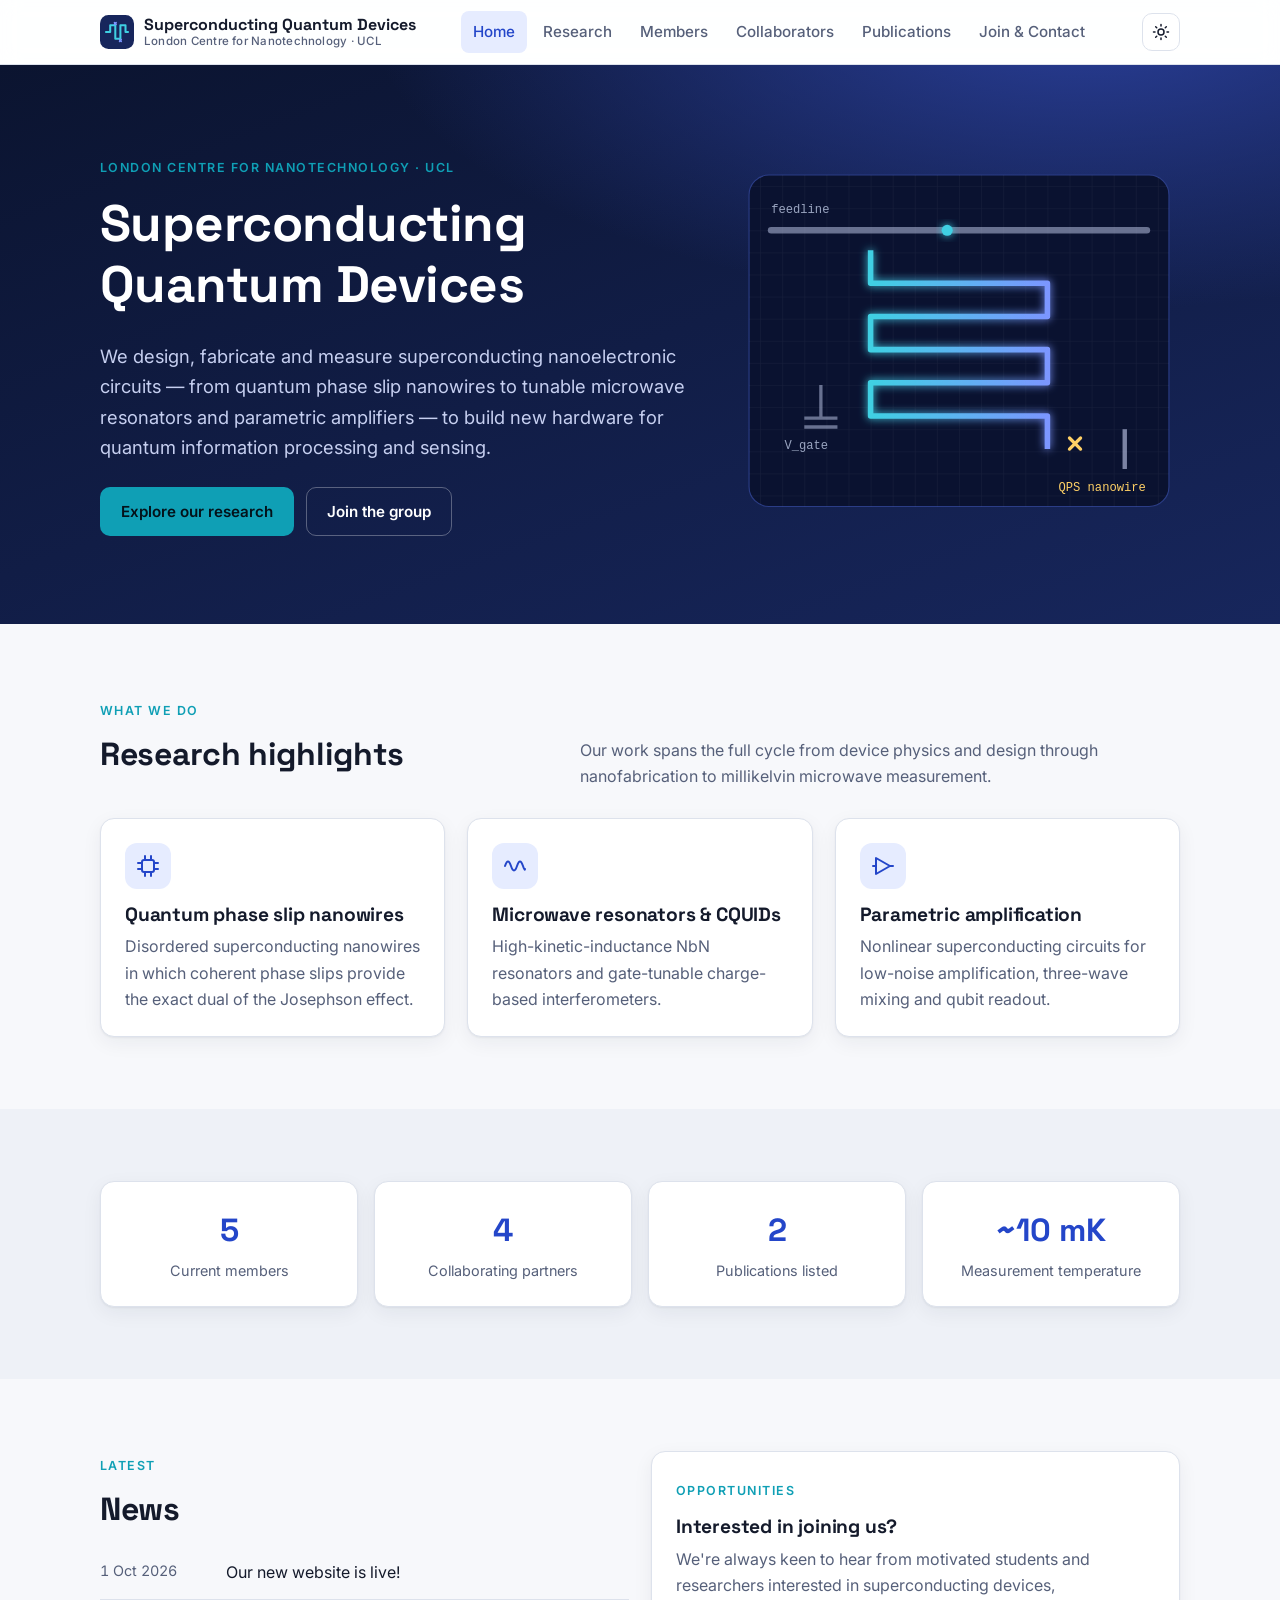
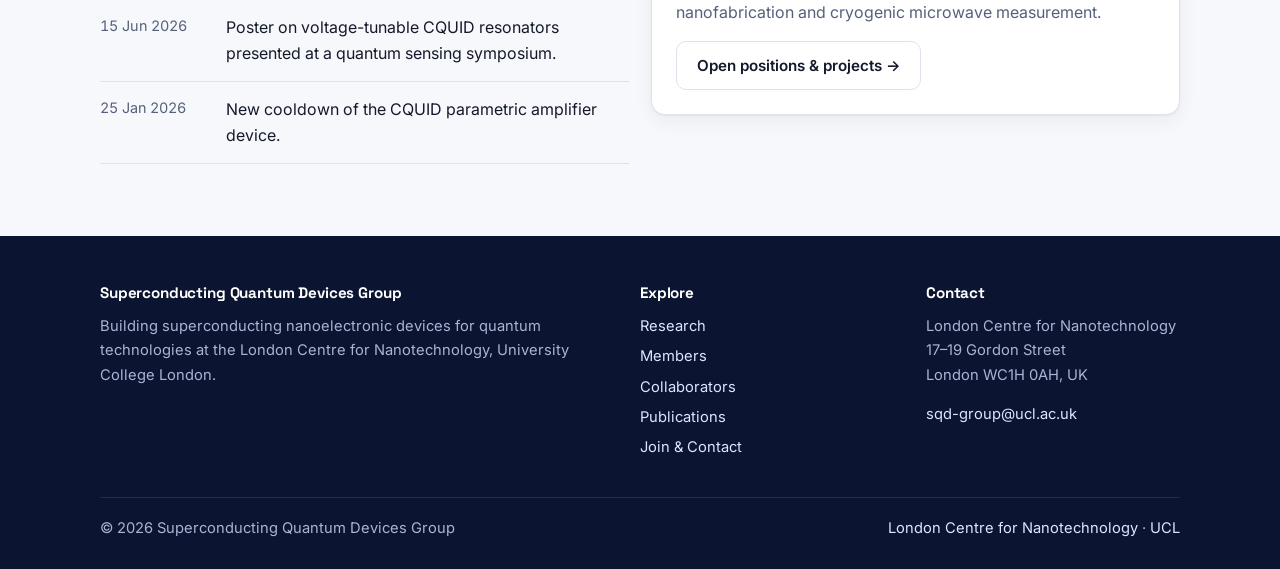
<file: index.html>
<!doctype html>
<html lang="en">
<head>
<meta charset="utf-8">
<meta name="viewport" content="width=device-width, initial-scale=1">
<title>Superconducting Quantum Devices Group</title>
<meta name="description" content="The Superconducting Quantum Devices Group at the London Centre for Nanotechnology, UCL: quantum phase slip nanowires, superconducting resonators and parametric amplifiers.">
<meta property="og:title" content="Superconducting Quantum Devices Group">
<meta property="og:description" content="The Superconducting Quantum Devices Group at the London Centre for Nanotechnology, UCL: quantum phase slip nanowires, superconducting resonators and parametric amplifiers.">
<link rel="icon" href="assets/img/favicon.svg" type="image/svg+xml">
<link rel="preconnect" href="https://fonts.googleapis.com">
<link rel="preconnect" href="https://fonts.gstatic.com" crossorigin>
<link href="https://fonts.googleapis.com/css2?family=Inter:wght@400;500;600;700&family=Space+Grotesk:wght@500;700&display=swap" rel="stylesheet">
<link rel="stylesheet" href="assets/css/style.css">
<script>try{var t=localStorage.getItem("theme");if(t)document.documentElement.setAttribute("data-theme",t)}catch(e){}</script>
</head>
<body>
<a class="skip-link" href="#main">Skip to content</a>
<header class="site-header">
  <nav class="container nav" aria-label="Main">
    <a class="brand" href="index.html"><svg viewBox="0 0 40 40" aria-hidden="true"><rect width="40" height="40" rx="10" fill="#17265c"/>
<path d="M7 20h5v-8h6v16h6V12h6v8h3" fill="none" stroke="#3fd0e3" stroke-width="2.4" stroke-linecap="round" stroke-linejoin="round"/>
<path d="M17 9l2 2m0-2l-2 2M23 29l2 2m0-2l-2 2" stroke="#7b96ff" stroke-width="1.8" stroke-linecap="round"/></svg><span class="brand-text">Superconducting Quantum Devices<small>London Centre for Nanotechnology · UCL</small></span></a>
    <ul class="nav-links" id="nav-links">
<li><a href="index.html" aria-current="page">Home</a></li>
<li><a href="research.html">Research</a></li>
<li><a href="members.html">Members</a></li>
<li><a href="collaborators.html">Collaborators</a></li>
<li><a href="publications.html">Publications</a></li>
<li><a href="join.html">Join & Contact</a></li>
    </ul>
    <div class="nav-actions">
      <button class="icon-btn" id="theme-toggle" type="button" aria-label="Toggle dark mode"><svg viewBox="0 0 24 24" fill="none" stroke="currentColor" stroke-width="2" stroke-linecap="round"><circle cx="12" cy="12" r="4"/><path d="M12 2v2M12 20v2M4.9 4.9l1.4 1.4M17.7 17.7l1.4 1.4M2 12h2M20 12h2M4.9 19.1l1.4-1.4M17.7 6.3l1.4-1.4"/></svg></button>
      <button class="icon-btn menu-toggle" id="menu-toggle" type="button" aria-label="Open menu" aria-expanded="false" aria-controls="nav-links"><svg viewBox="0 0 24 24" fill="none" stroke="currentColor" stroke-width="2" stroke-linecap="round"><path d="M4 7h16M4 12h16M4 17h16"/></svg></button>
    </div>
  </nav>
</header>
<main id="main">


<section class="hero">
  <div class="container hero-grid">
    <div>
      <span class="eyebrow">London Centre for Nanotechnology · UCL</span>
      <h1>Superconducting Quantum Devices</h1>
      <p class="lead">We design, fabricate and measure superconducting nanoelectronic circuits — from quantum phase slip nanowires to
      tunable microwave resonators and parametric amplifiers — to build new hardware for quantum information processing and sensing.</p>
      <div class="btn-row">
        <a class="btn btn-primary" href="research.html">Explore our research</a>
        <a class="btn btn-ghost" href="join.html">Join the group</a>
      </div>
    </div>
    <div class="hero-art"><svg viewBox="0 0 400 320" role="img" aria-label="Illustration of a superconducting meander resonator coupled to a feedline">
<defs>
 <linearGradient id="g1" x1="0" x2="1"><stop offset="0" stop-color="#3fd0e3"/><stop offset="1" stop-color="#7b96ff"/></linearGradient>
 <filter id="glow" x="-50%" y="-50%" width="200%" height="200%"><feGaussianBlur stdDeviation="4" result="b"/><feMerge><feMergeNode in="b"/><feMergeNode in="SourceGraphic"/></feMerge></filter>
 <pattern id="grid" width="20" height="20" patternUnits="userSpaceOnUse"><path d="M20 0H0V20" fill="none" stroke="#ffffff" stroke-opacity=".06"/></pattern>
</defs>
<rect x="10" y="10" width="380" height="300" rx="18" fill="#0a1230" stroke="#2b3d86"/>
<rect x="10" y="10" width="380" height="300" rx="18" fill="url(#grid)"/>
<path d="M30 60H370" stroke="#c6cff0" stroke-opacity=".5" stroke-width="6" stroke-linecap="round"/>
<text x="30" y="44" fill="#9aa5c0" font-size="11" font-family="monospace">feedline</text>
<path d="M120 78v30h160v30H120v30h160v30H120v30h160v30" fill="none" stroke="url(#g1)" stroke-width="5" stroke-linejoin="round" filter="url(#glow)"/>
<path d="M280 258h20" stroke="url(#g1)" stroke-width="5"/>
<g stroke="#ffd166" stroke-width="3" stroke-linecap="round"><path d="M300 248l10 10m0-10l-10 10"/></g>
<path d="M310 258h40" stroke="url(#g1)" stroke-width="5"/>
<path d="M350 240v36" stroke="#c6cff0" stroke-opacity=".6" stroke-width="4"/>
<path d="M60 230h30M75 230v-30" stroke="#c6cff0" stroke-opacity=".5" stroke-width="3"/>
<path d="M60 238h30" stroke="#c6cff0" stroke-opacity=".5" stroke-width="3"/>
<text x="42" y="258" fill="#9aa5c0" font-size="11" font-family="monospace">V_gate</text>
<text x="290" y="296" fill="#ffd166" font-size="11" font-family="monospace">QPS nanowire</text>
<circle cx="200" cy="60" r="5" fill="#3fd0e3" filter="url(#glow)"><animate attributeName="cx" values="40;360;40" dur="6s" repeatCount="indefinite"/></circle>
</svg></div>
  </div>
</section>

<section class="block">
  <div class="container">
    <div class="section-head"><div><span class="eyebrow">What we do</span><h2>Research highlights</h2></div>
      <p>Our work spans the full cycle from device physics and design through nanofabrication to millikelvin microwave measurement.</p></div>
    <div class="grid grid-3">
      <a class="card" href="research.html#qps"><div class="icon"><svg viewBox="0 0 24 24" fill="none" stroke="currentColor" stroke-width="2" stroke-linecap="round"><rect x="6" y="6" width="12" height="12" rx="2"/><path d="M9 2v4M15 2v4M9 18v4M15 18v4M2 9h4M2 15h4M18 9h4M18 15h4"/></svg></div><h3>Quantum phase slip nanowires</h3>
        <p class="muted">Disordered superconducting nanowires in which coherent phase slips provide the exact dual of the Josephson effect.</p></a>
      <a class="card" href="research.html#resonators"><div class="icon"><svg viewBox="0 0 24 24" fill="none" stroke="currentColor" stroke-width="2" stroke-linecap="round"><path d="M2 12c2-6 4-6 6 0s4 6 6 0 4-6 6 0 2 3 2 3"/></svg></div><h3>Microwave resonators & CQUIDs</h3>
        <p class="muted">High-kinetic-inductance NbN resonators and gate-tunable charge-based interferometers.</p></a>
      <a class="card" href="research.html#amplifiers"><div class="icon"><svg viewBox="0 0 24 24" fill="none" stroke="currentColor" stroke-width="2" stroke-linejoin="round" stroke-linecap="round"><path d="M5 4v16l14-8z"/><path d="M2 12h3M19 12h3"/></svg></div><h3>Parametric amplification</h3>
        <p class="muted">Nonlinear superconducting circuits for low-noise amplification, three-wave mixing and qubit readout.</p></a>
    </div>
  </div>
</section>

<section class="block alt">
  <div class="container">
    <div class="stats">
      <div class="card stat"><b id="stat-members">–</b><span>Current members</span></div>
      <div class="card stat"><b id="stat-collabs">–</b><span>Collaborating partners</span></div>
      <div class="card stat"><b id="stat-pubs">–</b><span>Publications listed</span></div>
      <div class="card stat"><b>~10 mK</b><span>Measurement temperature</span></div>
    </div>
  </div>
</section>

<section class="block">
  <div class="container grid grid-2" style="align-items:start">
    <div>
      <span class="eyebrow">Latest</span><h2>News</h2>
      <div id="news" data-limit="5"></div>
    </div>
    <div class="card">
      <span class="eyebrow">Opportunities</span>
      <h3>Interested in joining us?</h3>
      <p class="muted">We're always keen to hear from motivated students and researchers interested in superconducting devices,
      nanofabrication and cryogenic microwave measurement.</p>
      <a class="btn btn-outline" href="join.html">Open positions &amp; projects →</a>
    </div>
  </div>
</section>

</main>
<footer class="site-footer">
  <div class="container">
    <div class="footer-grid">
      <div>
        <h4>Superconducting Quantum Devices Group</h4>
        <p>Building superconducting nanoelectronic devices for quantum technologies at the London Centre for Nanotechnology, University College London.</p>
      </div>
      <div>
        <h4>Explore</h4>
        <ul><li><a href="research.html">Research</a></li><li><a href="members.html">Members</a></li><li><a href="collaborators.html">Collaborators</a></li><li><a href="publications.html">Publications</a></li><li><a href="join.html">Join & Contact</a></li></ul>
      </div>
      <div>
        <h4>Contact</h4>
        <p data-site-address></p>
        <p><a data-site-email href="#"></a></p>
      </div>
    </div>
    <div class="footer-bottom">
      <span>© <span data-year></span> Superconducting Quantum Devices Group</span>
      <span><a href="https://www.london-nano.com/" target="_blank" rel="noopener">London Centre for Nanotechnology</a> · <a href="https://www.ucl.ac.uk/" target="_blank" rel="noopener">UCL</a></span>
    </div>
  </div>
</footer>
<script src="assets/js/data.js"></script>
<script src="assets/js/main.js"></script>
</body>
</html>
</file>
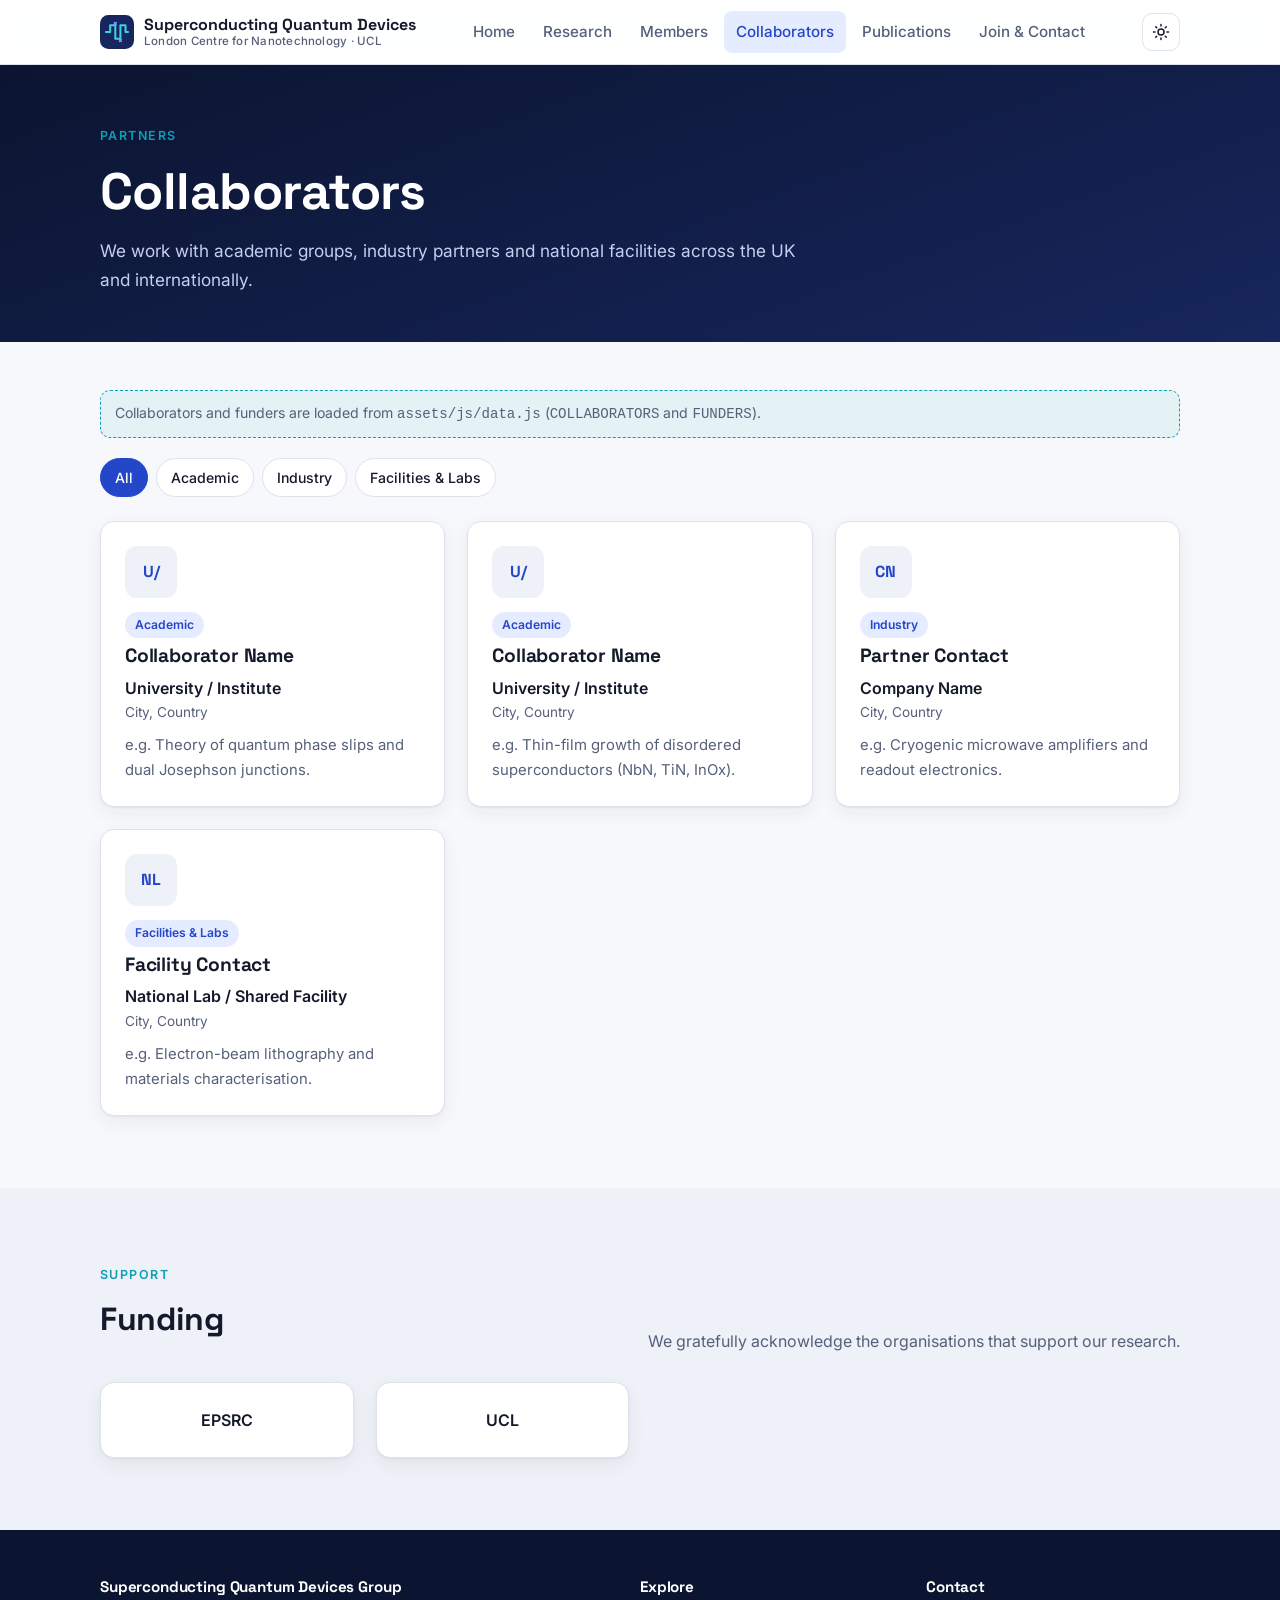
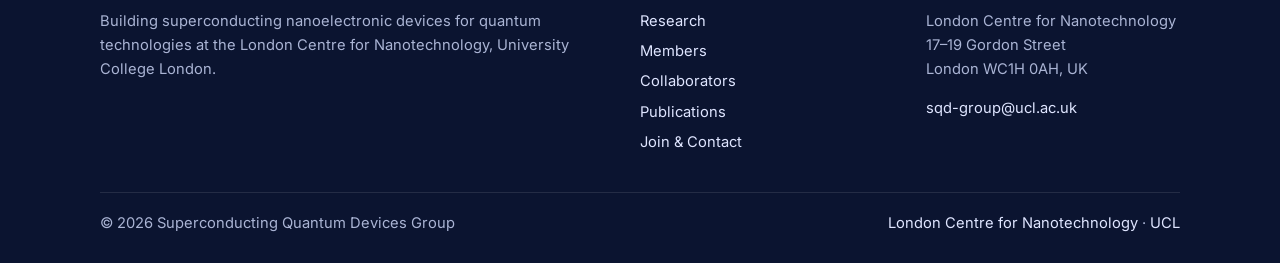
<file: collaborators.html>
<!doctype html>
<html lang="en">
<head>
<meta charset="utf-8">
<meta name="viewport" content="width=device-width, initial-scale=1">
<title>Collaborators · Superconducting Quantum Devices Group</title>
<meta name="description" content="Academic, industrial and facility collaborators of the Superconducting Quantum Devices Group.">
<meta property="og:title" content="Collaborators · Superconducting Quantum Devices Group">
<meta property="og:description" content="Academic, industrial and facility collaborators of the Superconducting Quantum Devices Group.">
<link rel="icon" href="assets/img/favicon.svg" type="image/svg+xml">
<link rel="preconnect" href="https://fonts.googleapis.com">
<link rel="preconnect" href="https://fonts.gstatic.com" crossorigin>
<link href="https://fonts.googleapis.com/css2?family=Inter:wght@400;500;600;700&family=Space+Grotesk:wght@500;700&display=swap" rel="stylesheet">
<link rel="stylesheet" href="assets/css/style.css">
<script>try{var t=localStorage.getItem("theme");if(t)document.documentElement.setAttribute("data-theme",t)}catch(e){}</script>
</head>
<body>
<a class="skip-link" href="#main">Skip to content</a>
<header class="site-header">
  <nav class="container nav" aria-label="Main">
    <a class="brand" href="index.html"><svg viewBox="0 0 40 40" aria-hidden="true"><rect width="40" height="40" rx="10" fill="#17265c"/>
<path d="M7 20h5v-8h6v16h6V12h6v8h3" fill="none" stroke="#3fd0e3" stroke-width="2.4" stroke-linecap="round" stroke-linejoin="round"/>
<path d="M17 9l2 2m0-2l-2 2M23 29l2 2m0-2l-2 2" stroke="#7b96ff" stroke-width="1.8" stroke-linecap="round"/></svg><span class="brand-text">Superconducting Quantum Devices<small>London Centre for Nanotechnology · UCL</small></span></a>
    <ul class="nav-links" id="nav-links">
<li><a href="index.html">Home</a></li>
<li><a href="research.html">Research</a></li>
<li><a href="members.html">Members</a></li>
<li><a href="collaborators.html" aria-current="page">Collaborators</a></li>
<li><a href="publications.html">Publications</a></li>
<li><a href="join.html">Join & Contact</a></li>
    </ul>
    <div class="nav-actions">
      <button class="icon-btn" id="theme-toggle" type="button" aria-label="Toggle dark mode"><svg viewBox="0 0 24 24" fill="none" stroke="currentColor" stroke-width="2" stroke-linecap="round"><circle cx="12" cy="12" r="4"/><path d="M12 2v2M12 20v2M4.9 4.9l1.4 1.4M17.7 17.7l1.4 1.4M2 12h2M20 12h2M4.9 19.1l1.4-1.4M17.7 6.3l1.4-1.4"/></svg></button>
      <button class="icon-btn menu-toggle" id="menu-toggle" type="button" aria-label="Open menu" aria-expanded="false" aria-controls="nav-links"><svg viewBox="0 0 24 24" fill="none" stroke="currentColor" stroke-width="2" stroke-linecap="round"><path d="M4 7h16M4 12h16M4 17h16"/></svg></button>
    </div>
  </nav>
</header>
<main id="main">
<section class="page-hero"><div class="container">
<span class="eyebrow">Partners</span><h1>Collaborators</h1><p>We work with academic groups, industry partners and national facilities across the UK and internationally.</p></div></section>

<section class="block" style="padding-top:24px">
  <div class="container">
    <div class="placeholder-note" style="margin-top:24px">Collaborators and funders are loaded from <code>assets/js/data.js</code> (<code>COLLABORATORS</code> and <code>FUNDERS</code>).</div>
    <div class="filter-bar" id="collab-filters" role="group" aria-label="Filter collaborators"></div>
    <div class="grid grid-3" id="collaborators"></div>
  </div>
</section>
<section class="block alt">
  <div class="container">
    <div class="section-head"><div><span class="eyebrow">Support</span><h2>Funding</h2></div>
      <p>We gratefully acknowledge the organisations that support our research.</p></div>
    <div class="grid grid-4" id="funders"></div>
  </div>
</section>

</main>
<footer class="site-footer">
  <div class="container">
    <div class="footer-grid">
      <div>
        <h4>Superconducting Quantum Devices Group</h4>
        <p>Building superconducting nanoelectronic devices for quantum technologies at the London Centre for Nanotechnology, University College London.</p>
      </div>
      <div>
        <h4>Explore</h4>
        <ul><li><a href="research.html">Research</a></li><li><a href="members.html">Members</a></li><li><a href="collaborators.html">Collaborators</a></li><li><a href="publications.html">Publications</a></li><li><a href="join.html">Join & Contact</a></li></ul>
      </div>
      <div>
        <h4>Contact</h4>
        <p data-site-address></p>
        <p><a data-site-email href="#"></a></p>
      </div>
    </div>
    <div class="footer-bottom">
      <span>© <span data-year></span> Superconducting Quantum Devices Group</span>
      <span><a href="https://www.london-nano.com/" target="_blank" rel="noopener">London Centre for Nanotechnology</a> · <a href="https://www.ucl.ac.uk/" target="_blank" rel="noopener">UCL</a></span>
    </div>
  </div>
</footer>
<script src="assets/js/data.js"></script>
<script src="assets/js/main.js"></script>
</body>
</html>
</file>
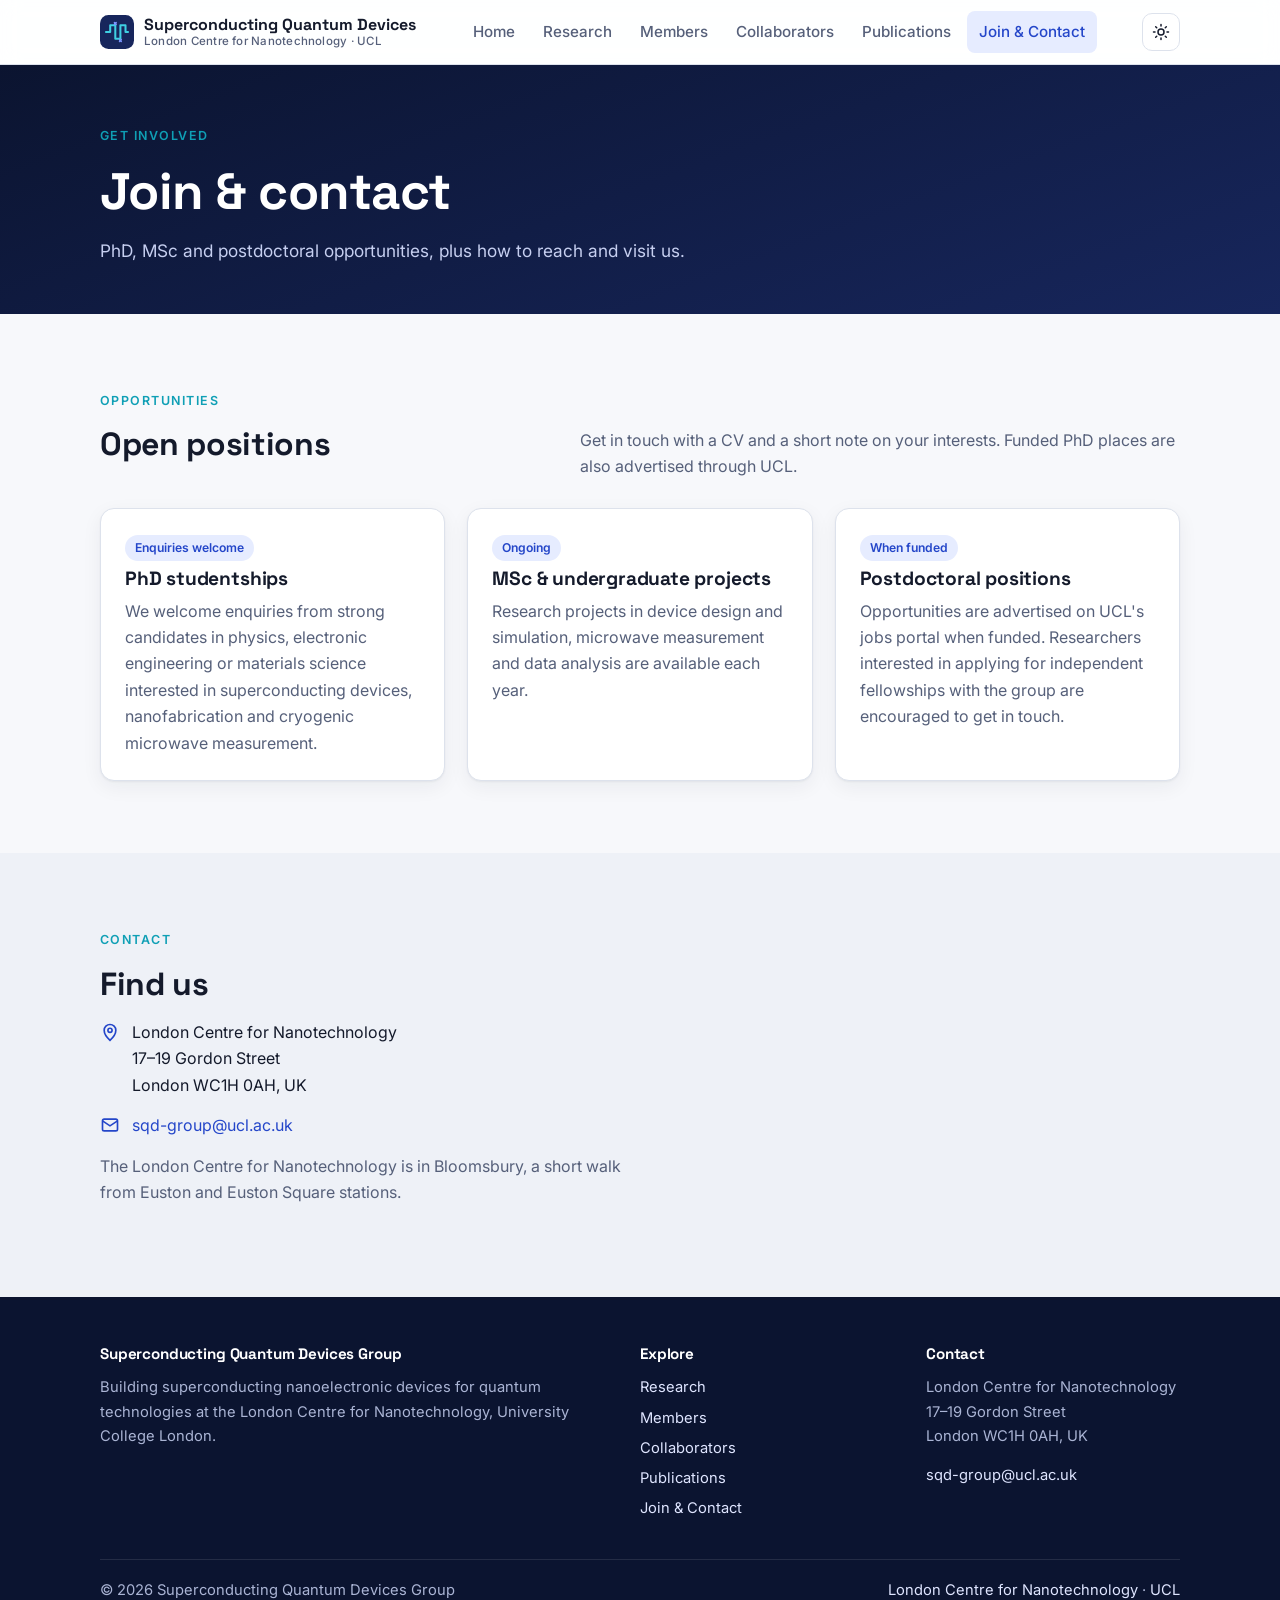
<file: join.html>
<!doctype html>
<html lang="en">
<head>
<meta charset="utf-8">
<meta name="viewport" content="width=device-width, initial-scale=1">
<title>Join & Contact · Superconducting Quantum Devices Group</title>
<meta name="description" content="Open positions and contact details for the Superconducting Quantum Devices Group.">
<meta property="og:title" content="Join & Contact · Superconducting Quantum Devices Group">
<meta property="og:description" content="Open positions and contact details for the Superconducting Quantum Devices Group.">
<link rel="icon" href="assets/img/favicon.svg" type="image/svg+xml">
<link rel="preconnect" href="https://fonts.googleapis.com">
<link rel="preconnect" href="https://fonts.gstatic.com" crossorigin>
<link href="https://fonts.googleapis.com/css2?family=Inter:wght@400;500;600;700&family=Space+Grotesk:wght@500;700&display=swap" rel="stylesheet">
<link rel="stylesheet" href="assets/css/style.css">
<script>try{var t=localStorage.getItem("theme");if(t)document.documentElement.setAttribute("data-theme",t)}catch(e){}</script>
</head>
<body>
<a class="skip-link" href="#main">Skip to content</a>
<header class="site-header">
  <nav class="container nav" aria-label="Main">
    <a class="brand" href="index.html"><svg viewBox="0 0 40 40" aria-hidden="true"><rect width="40" height="40" rx="10" fill="#17265c"/>
<path d="M7 20h5v-8h6v16h6V12h6v8h3" fill="none" stroke="#3fd0e3" stroke-width="2.4" stroke-linecap="round" stroke-linejoin="round"/>
<path d="M17 9l2 2m0-2l-2 2M23 29l2 2m0-2l-2 2" stroke="#7b96ff" stroke-width="1.8" stroke-linecap="round"/></svg><span class="brand-text">Superconducting Quantum Devices<small>London Centre for Nanotechnology · UCL</small></span></a>
    <ul class="nav-links" id="nav-links">
<li><a href="index.html">Home</a></li>
<li><a href="research.html">Research</a></li>
<li><a href="members.html">Members</a></li>
<li><a href="collaborators.html">Collaborators</a></li>
<li><a href="publications.html">Publications</a></li>
<li><a href="join.html" aria-current="page">Join & Contact</a></li>
    </ul>
    <div class="nav-actions">
      <button class="icon-btn" id="theme-toggle" type="button" aria-label="Toggle dark mode"><svg viewBox="0 0 24 24" fill="none" stroke="currentColor" stroke-width="2" stroke-linecap="round"><circle cx="12" cy="12" r="4"/><path d="M12 2v2M12 20v2M4.9 4.9l1.4 1.4M17.7 17.7l1.4 1.4M2 12h2M20 12h2M4.9 19.1l1.4-1.4M17.7 6.3l1.4-1.4"/></svg></button>
      <button class="icon-btn menu-toggle" id="menu-toggle" type="button" aria-label="Open menu" aria-expanded="false" aria-controls="nav-links"><svg viewBox="0 0 24 24" fill="none" stroke="currentColor" stroke-width="2" stroke-linecap="round"><path d="M4 7h16M4 12h16M4 17h16"/></svg></button>
    </div>
  </nav>
</header>
<main id="main">
<section class="page-hero"><div class="container">
<span class="eyebrow">Get involved</span><h1>Join & contact</h1><p>PhD, MSc and postdoctoral opportunities, plus how to reach and visit us.</p></div></section>

<section class="block">
  <div class="container">
    <div class="section-head"><div><span class="eyebrow">Opportunities</span><h2>Open positions</h2></div>
      <p>Get in touch with a CV and a short note on your interests. Funded PhD places are also advertised through UCL.</p></div>
    <div class="grid grid-3" id="positions"></div>
  </div>
</section>
<section class="block alt">
  <div class="container grid grid-2" style="align-items:stretch">
    <div>
      <span class="eyebrow">Contact</span><h2>Find us</h2>
      <ul class="contact-list">
        <li><svg viewBox="0 0 24 24" fill="none" stroke="currentColor" stroke-width="2"><path d="M12 22s7-6.2 7-12a7 7 0 10-14 0c0 5.8 7 12 7 12z"/><circle cx="12" cy="10" r="2.5"/></svg><span data-site-address></span></li>
        <li><svg viewBox="0 0 24 24" fill="none" stroke="currentColor" stroke-width="2"><rect x="3" y="5" width="18" height="14" rx="2"/><path d="M3 7l9 6 9-6"/></svg><a data-site-email href="#"></a></li>
      </ul>
      <p class="muted">The London Centre for Nanotechnology is in Bloomsbury, a short walk from Euston and Euston Square stations.</p>
    </div>
    <iframe class="map-frame" title="Map showing the London Centre for Nanotechnology"
      src="https://www.openstreetmap.org/export/embed.html?bbox=-0.1370%2C51.5223%2C-0.1290%2C51.5263&amp;layer=mapnik&amp;marker=51.5243%2C-0.1330"
      loading="lazy"></iframe>
  </div>
</section>

</main>
<footer class="site-footer">
  <div class="container">
    <div class="footer-grid">
      <div>
        <h4>Superconducting Quantum Devices Group</h4>
        <p>Building superconducting nanoelectronic devices for quantum technologies at the London Centre for Nanotechnology, University College London.</p>
      </div>
      <div>
        <h4>Explore</h4>
        <ul><li><a href="research.html">Research</a></li><li><a href="members.html">Members</a></li><li><a href="collaborators.html">Collaborators</a></li><li><a href="publications.html">Publications</a></li><li><a href="join.html">Join & Contact</a></li></ul>
      </div>
      <div>
        <h4>Contact</h4>
        <p data-site-address></p>
        <p><a data-site-email href="#"></a></p>
      </div>
    </div>
    <div class="footer-bottom">
      <span>© <span data-year></span> Superconducting Quantum Devices Group</span>
      <span><a href="https://www.london-nano.com/" target="_blank" rel="noopener">London Centre for Nanotechnology</a> · <a href="https://www.ucl.ac.uk/" target="_blank" rel="noopener">UCL</a></span>
    </div>
  </div>
</footer>
<script src="assets/js/data.js"></script>
<script src="assets/js/main.js"></script>
</body>
</html>
</file>
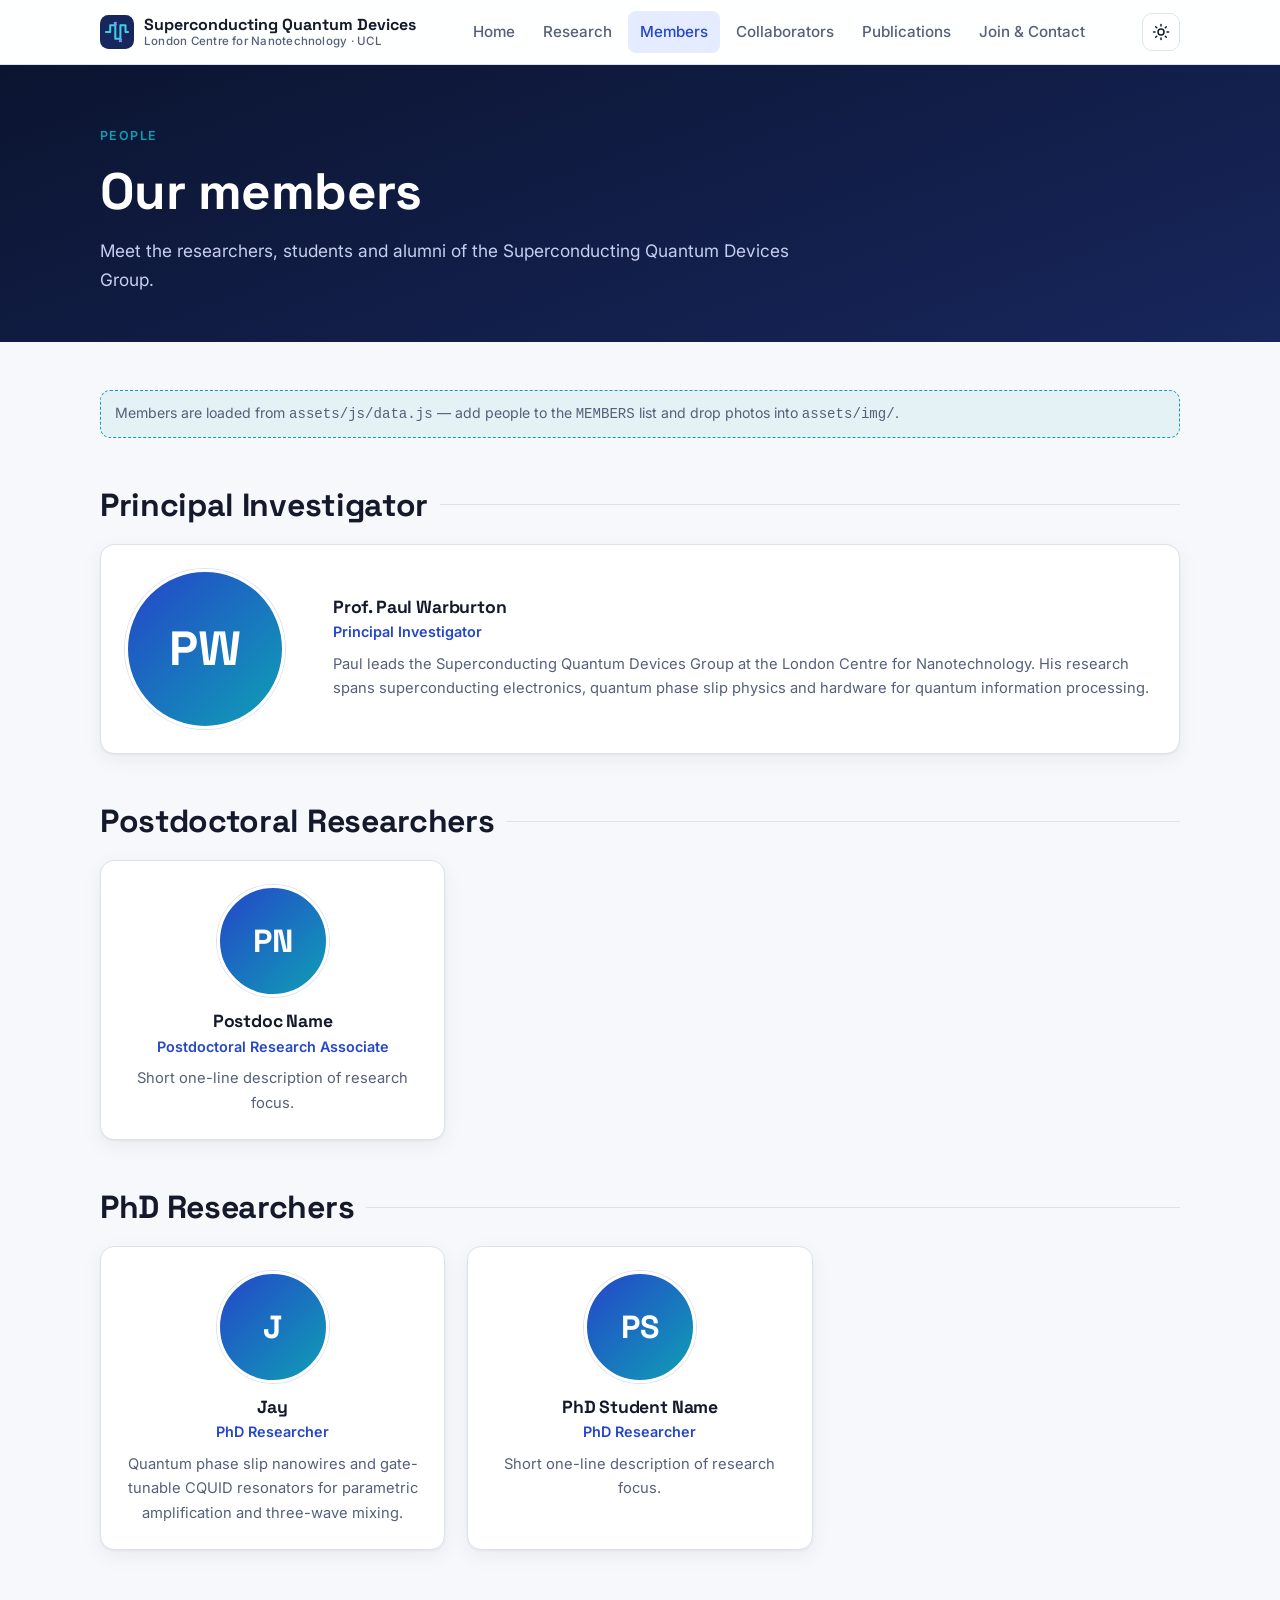
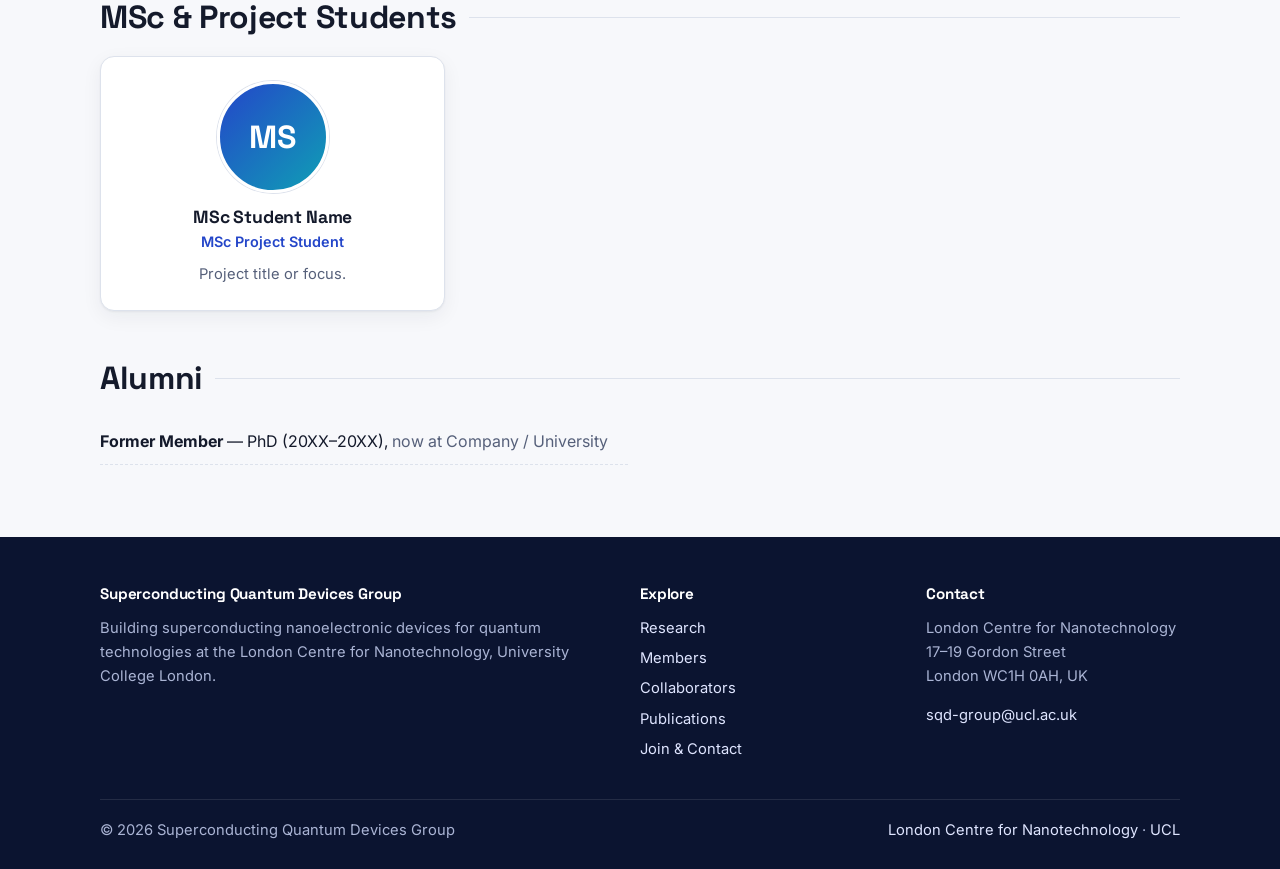
<file: members.html>
<!doctype html>
<html lang="en">
<head>
<meta charset="utf-8">
<meta name="viewport" content="width=device-width, initial-scale=1">
<title>Members · Superconducting Quantum Devices Group</title>
<meta name="description" content="Members of the Superconducting Quantum Devices Group.">
<meta property="og:title" content="Members · Superconducting Quantum Devices Group">
<meta property="og:description" content="Members of the Superconducting Quantum Devices Group.">
<link rel="icon" href="assets/img/favicon.svg" type="image/svg+xml">
<link rel="preconnect" href="https://fonts.googleapis.com">
<link rel="preconnect" href="https://fonts.gstatic.com" crossorigin>
<link href="https://fonts.googleapis.com/css2?family=Inter:wght@400;500;600;700&family=Space+Grotesk:wght@500;700&display=swap" rel="stylesheet">
<link rel="stylesheet" href="assets/css/style.css">
<script>try{var t=localStorage.getItem("theme");if(t)document.documentElement.setAttribute("data-theme",t)}catch(e){}</script>
</head>
<body>
<a class="skip-link" href="#main">Skip to content</a>
<header class="site-header">
  <nav class="container nav" aria-label="Main">
    <a class="brand" href="index.html"><svg viewBox="0 0 40 40" aria-hidden="true"><rect width="40" height="40" rx="10" fill="#17265c"/>
<path d="M7 20h5v-8h6v16h6V12h6v8h3" fill="none" stroke="#3fd0e3" stroke-width="2.4" stroke-linecap="round" stroke-linejoin="round"/>
<path d="M17 9l2 2m0-2l-2 2M23 29l2 2m0-2l-2 2" stroke="#7b96ff" stroke-width="1.8" stroke-linecap="round"/></svg><span class="brand-text">Superconducting Quantum Devices<small>London Centre for Nanotechnology · UCL</small></span></a>
    <ul class="nav-links" id="nav-links">
<li><a href="index.html">Home</a></li>
<li><a href="research.html">Research</a></li>
<li><a href="members.html" aria-current="page">Members</a></li>
<li><a href="collaborators.html">Collaborators</a></li>
<li><a href="publications.html">Publications</a></li>
<li><a href="join.html">Join & Contact</a></li>
    </ul>
    <div class="nav-actions">
      <button class="icon-btn" id="theme-toggle" type="button" aria-label="Toggle dark mode"><svg viewBox="0 0 24 24" fill="none" stroke="currentColor" stroke-width="2" stroke-linecap="round"><circle cx="12" cy="12" r="4"/><path d="M12 2v2M12 20v2M4.9 4.9l1.4 1.4M17.7 17.7l1.4 1.4M2 12h2M20 12h2M4.9 19.1l1.4-1.4M17.7 6.3l1.4-1.4"/></svg></button>
      <button class="icon-btn menu-toggle" id="menu-toggle" type="button" aria-label="Open menu" aria-expanded="false" aria-controls="nav-links"><svg viewBox="0 0 24 24" fill="none" stroke="currentColor" stroke-width="2" stroke-linecap="round"><path d="M4 7h16M4 12h16M4 17h16"/></svg></button>
    </div>
  </nav>
</header>
<main id="main">
<section class="page-hero"><div class="container">
<span class="eyebrow">People</span><h1>Our members</h1><p>Meet the researchers, students and alumni of the Superconducting Quantum Devices Group.</p></div></section>

<section class="block" style="padding-top:24px">
  <div class="container">
    <div class="placeholder-note" style="margin-top:24px">Members are loaded from <code>assets/js/data.js</code> — add people to the <code>MEMBERS</code> list and drop photos into <code>assets/img/</code>.</div>
    <div id="members"></div>
  </div>
</section>

</main>
<footer class="site-footer">
  <div class="container">
    <div class="footer-grid">
      <div>
        <h4>Superconducting Quantum Devices Group</h4>
        <p>Building superconducting nanoelectronic devices for quantum technologies at the London Centre for Nanotechnology, University College London.</p>
      </div>
      <div>
        <h4>Explore</h4>
        <ul><li><a href="research.html">Research</a></li><li><a href="members.html">Members</a></li><li><a href="collaborators.html">Collaborators</a></li><li><a href="publications.html">Publications</a></li><li><a href="join.html">Join & Contact</a></li></ul>
      </div>
      <div>
        <h4>Contact</h4>
        <p data-site-address></p>
        <p><a data-site-email href="#"></a></p>
      </div>
    </div>
    <div class="footer-bottom">
      <span>© <span data-year></span> Superconducting Quantum Devices Group</span>
      <span><a href="https://www.london-nano.com/" target="_blank" rel="noopener">London Centre for Nanotechnology</a> · <a href="https://www.ucl.ac.uk/" target="_blank" rel="noopener">UCL</a></span>
    </div>
  </div>
</footer>
<script src="assets/js/data.js"></script>
<script src="assets/js/main.js"></script>
</body>
</html>
</file>
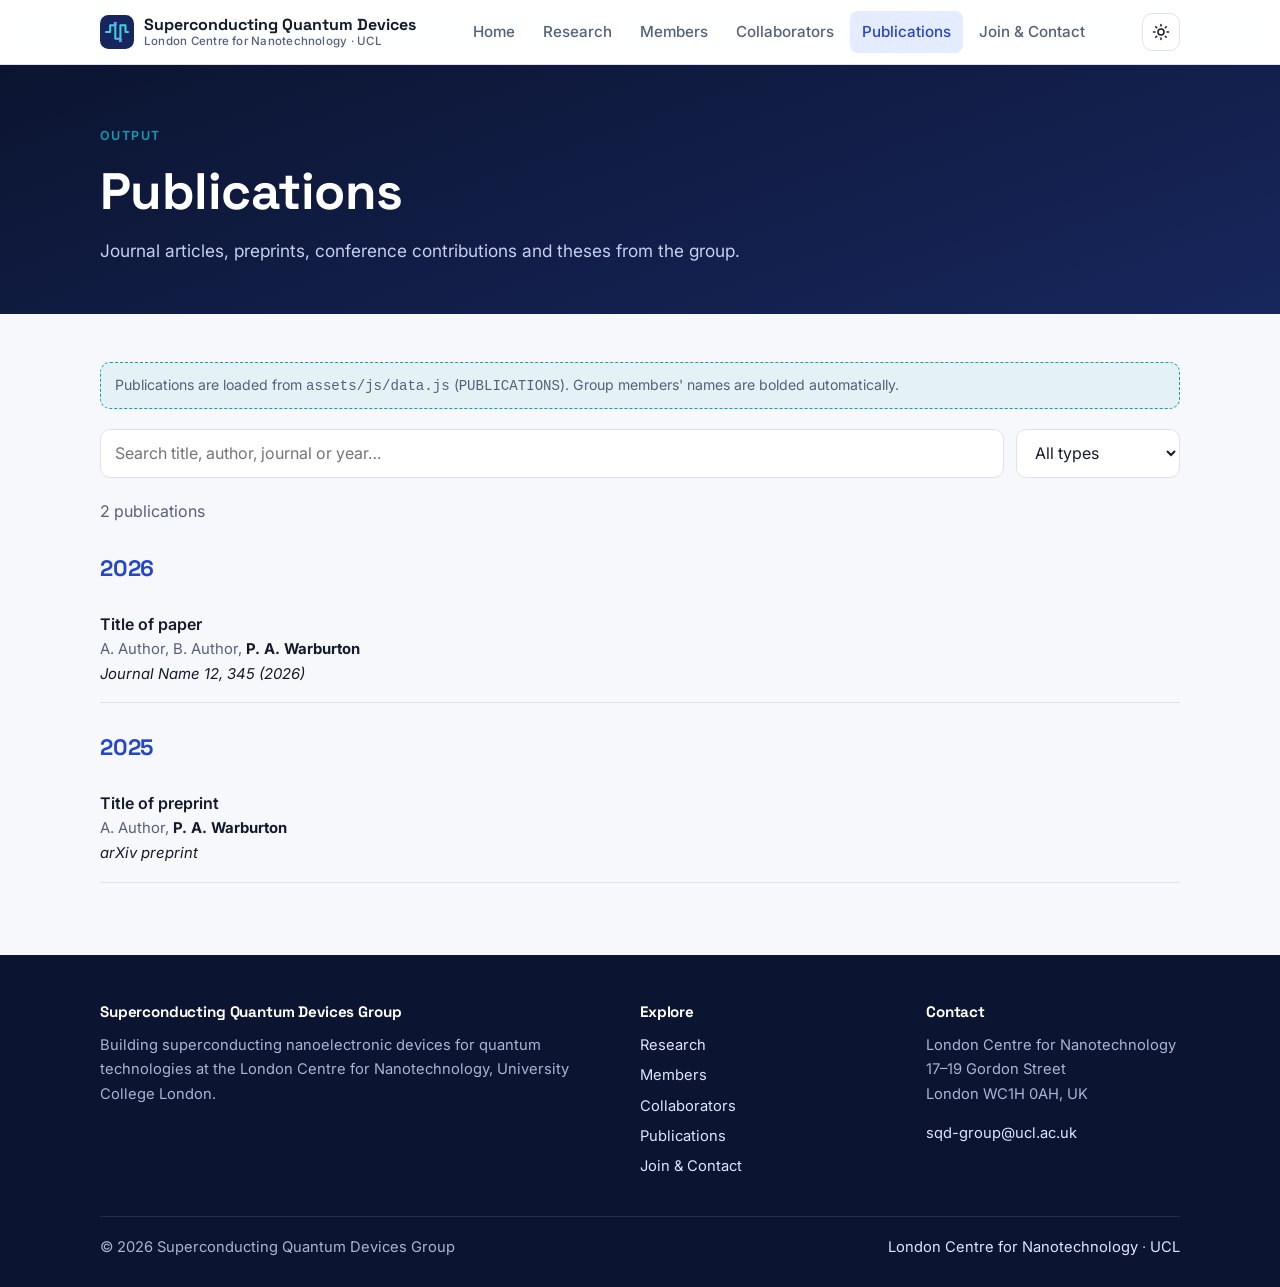
<file: publications.html>
<!doctype html>
<html lang="en">
<head>
<meta charset="utf-8">
<meta name="viewport" content="width=device-width, initial-scale=1">
<title>Publications · Superconducting Quantum Devices Group</title>
<meta name="description" content="Publications from the Superconducting Quantum Devices Group.">
<meta property="og:title" content="Publications · Superconducting Quantum Devices Group">
<meta property="og:description" content="Publications from the Superconducting Quantum Devices Group.">
<link rel="icon" href="assets/img/favicon.svg" type="image/svg+xml">
<link rel="preconnect" href="https://fonts.googleapis.com">
<link rel="preconnect" href="https://fonts.gstatic.com" crossorigin>
<link href="https://fonts.googleapis.com/css2?family=Inter:wght@400;500;600;700&family=Space+Grotesk:wght@500;700&display=swap" rel="stylesheet">
<link rel="stylesheet" href="assets/css/style.css">
<script>try{var t=localStorage.getItem("theme");if(t)document.documentElement.setAttribute("data-theme",t)}catch(e){}</script>
</head>
<body>
<a class="skip-link" href="#main">Skip to content</a>
<header class="site-header">
  <nav class="container nav" aria-label="Main">
    <a class="brand" href="index.html"><svg viewBox="0 0 40 40" aria-hidden="true"><rect width="40" height="40" rx="10" fill="#17265c"/>
<path d="M7 20h5v-8h6v16h6V12h6v8h3" fill="none" stroke="#3fd0e3" stroke-width="2.4" stroke-linecap="round" stroke-linejoin="round"/>
<path d="M17 9l2 2m0-2l-2 2M23 29l2 2m0-2l-2 2" stroke="#7b96ff" stroke-width="1.8" stroke-linecap="round"/></svg><span class="brand-text">Superconducting Quantum Devices<small>London Centre for Nanotechnology · UCL</small></span></a>
    <ul class="nav-links" id="nav-links">
<li><a href="index.html">Home</a></li>
<li><a href="research.html">Research</a></li>
<li><a href="members.html">Members</a></li>
<li><a href="collaborators.html">Collaborators</a></li>
<li><a href="publications.html" aria-current="page">Publications</a></li>
<li><a href="join.html">Join & Contact</a></li>
    </ul>
    <div class="nav-actions">
      <button class="icon-btn" id="theme-toggle" type="button" aria-label="Toggle dark mode"><svg viewBox="0 0 24 24" fill="none" stroke="currentColor" stroke-width="2" stroke-linecap="round"><circle cx="12" cy="12" r="4"/><path d="M12 2v2M12 20v2M4.9 4.9l1.4 1.4M17.7 17.7l1.4 1.4M2 12h2M20 12h2M4.9 19.1l1.4-1.4M17.7 6.3l1.4-1.4"/></svg></button>
      <button class="icon-btn menu-toggle" id="menu-toggle" type="button" aria-label="Open menu" aria-expanded="false" aria-controls="nav-links"><svg viewBox="0 0 24 24" fill="none" stroke="currentColor" stroke-width="2" stroke-linecap="round"><path d="M4 7h16M4 12h16M4 17h16"/></svg></button>
    </div>
  </nav>
</header>
<main id="main">
<section class="page-hero"><div class="container">
<span class="eyebrow">Output</span><h1>Publications</h1><p>Journal articles, preprints, conference contributions and theses from the group.</p></div></section>

<section class="block" style="padding-top:24px">
  <div class="container">
    <div class="placeholder-note" style="margin-top:24px">Publications are loaded from <code>assets/js/data.js</code> (<code>PUBLICATIONS</code>). Group members' names are bolded automatically.</div>
    <div class="pub-tools">
      <input id="pub-search" type="search" placeholder="Search title, author, journal or year…" aria-label="Search publications">
      <select id="pub-type" aria-label="Filter by type">
        <option value="all">All types</option>
        <option value="journal">Journal articles</option>
        <option value="preprint">Preprints</option>
        <option value="conference">Conference</option>
        <option value="thesis">Theses</option>
      </select>
    </div>
    <p class="muted" id="pub-count" aria-live="polite"></p>
    <div id="publications"></div>
  </div>
</section>

</main>
<footer class="site-footer">
  <div class="container">
    <div class="footer-grid">
      <div>
        <h4>Superconducting Quantum Devices Group</h4>
        <p>Building superconducting nanoelectronic devices for quantum technologies at the London Centre for Nanotechnology, University College London.</p>
      </div>
      <div>
        <h4>Explore</h4>
        <ul><li><a href="research.html">Research</a></li><li><a href="members.html">Members</a></li><li><a href="collaborators.html">Collaborators</a></li><li><a href="publications.html">Publications</a></li><li><a href="join.html">Join & Contact</a></li></ul>
      </div>
      <div>
        <h4>Contact</h4>
        <p data-site-address></p>
        <p><a data-site-email href="#"></a></p>
      </div>
    </div>
    <div class="footer-bottom">
      <span>© <span data-year></span> Superconducting Quantum Devices Group</span>
      <span><a href="https://www.london-nano.com/" target="_blank" rel="noopener">London Centre for Nanotechnology</a> · <a href="https://www.ucl.ac.uk/" target="_blank" rel="noopener">UCL</a></span>
    </div>
  </div>
</footer>
<script src="assets/js/data.js"></script>
<script src="assets/js/main.js"></script>
</body>
</html>
</file>
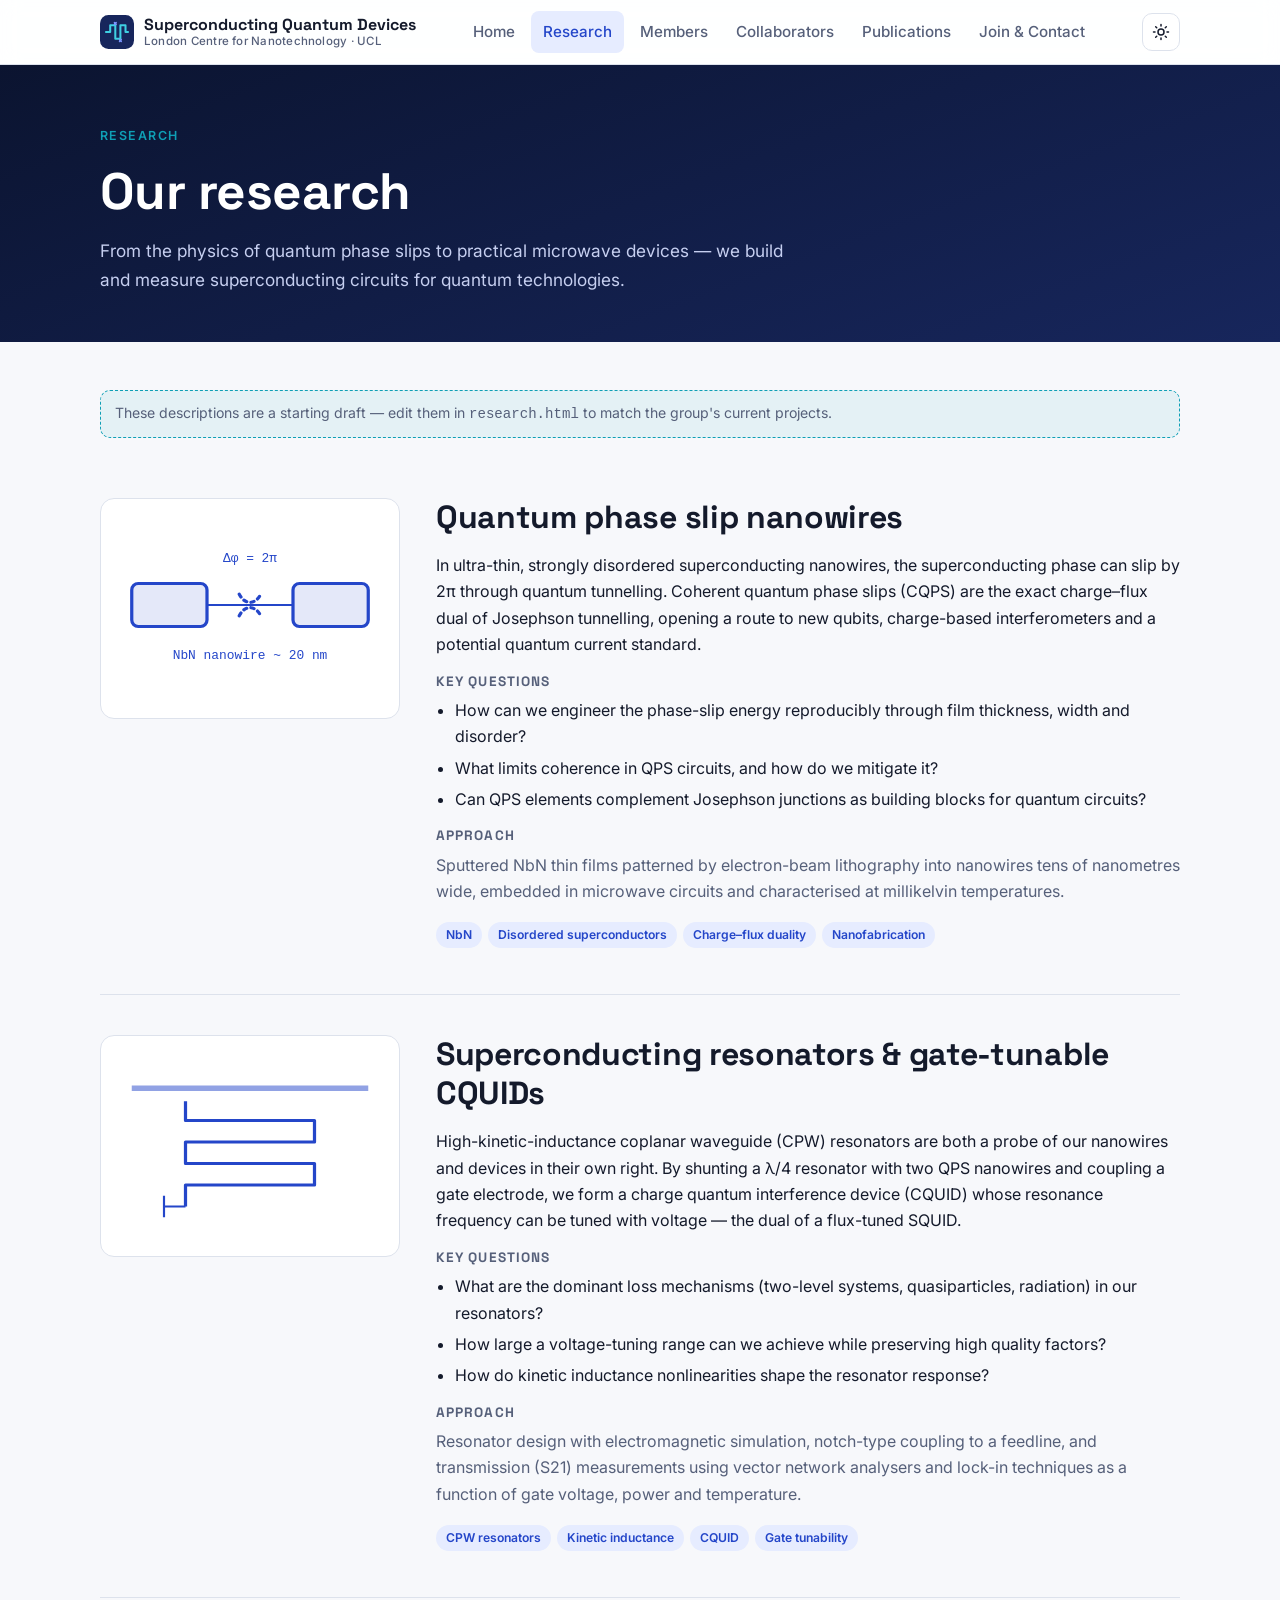
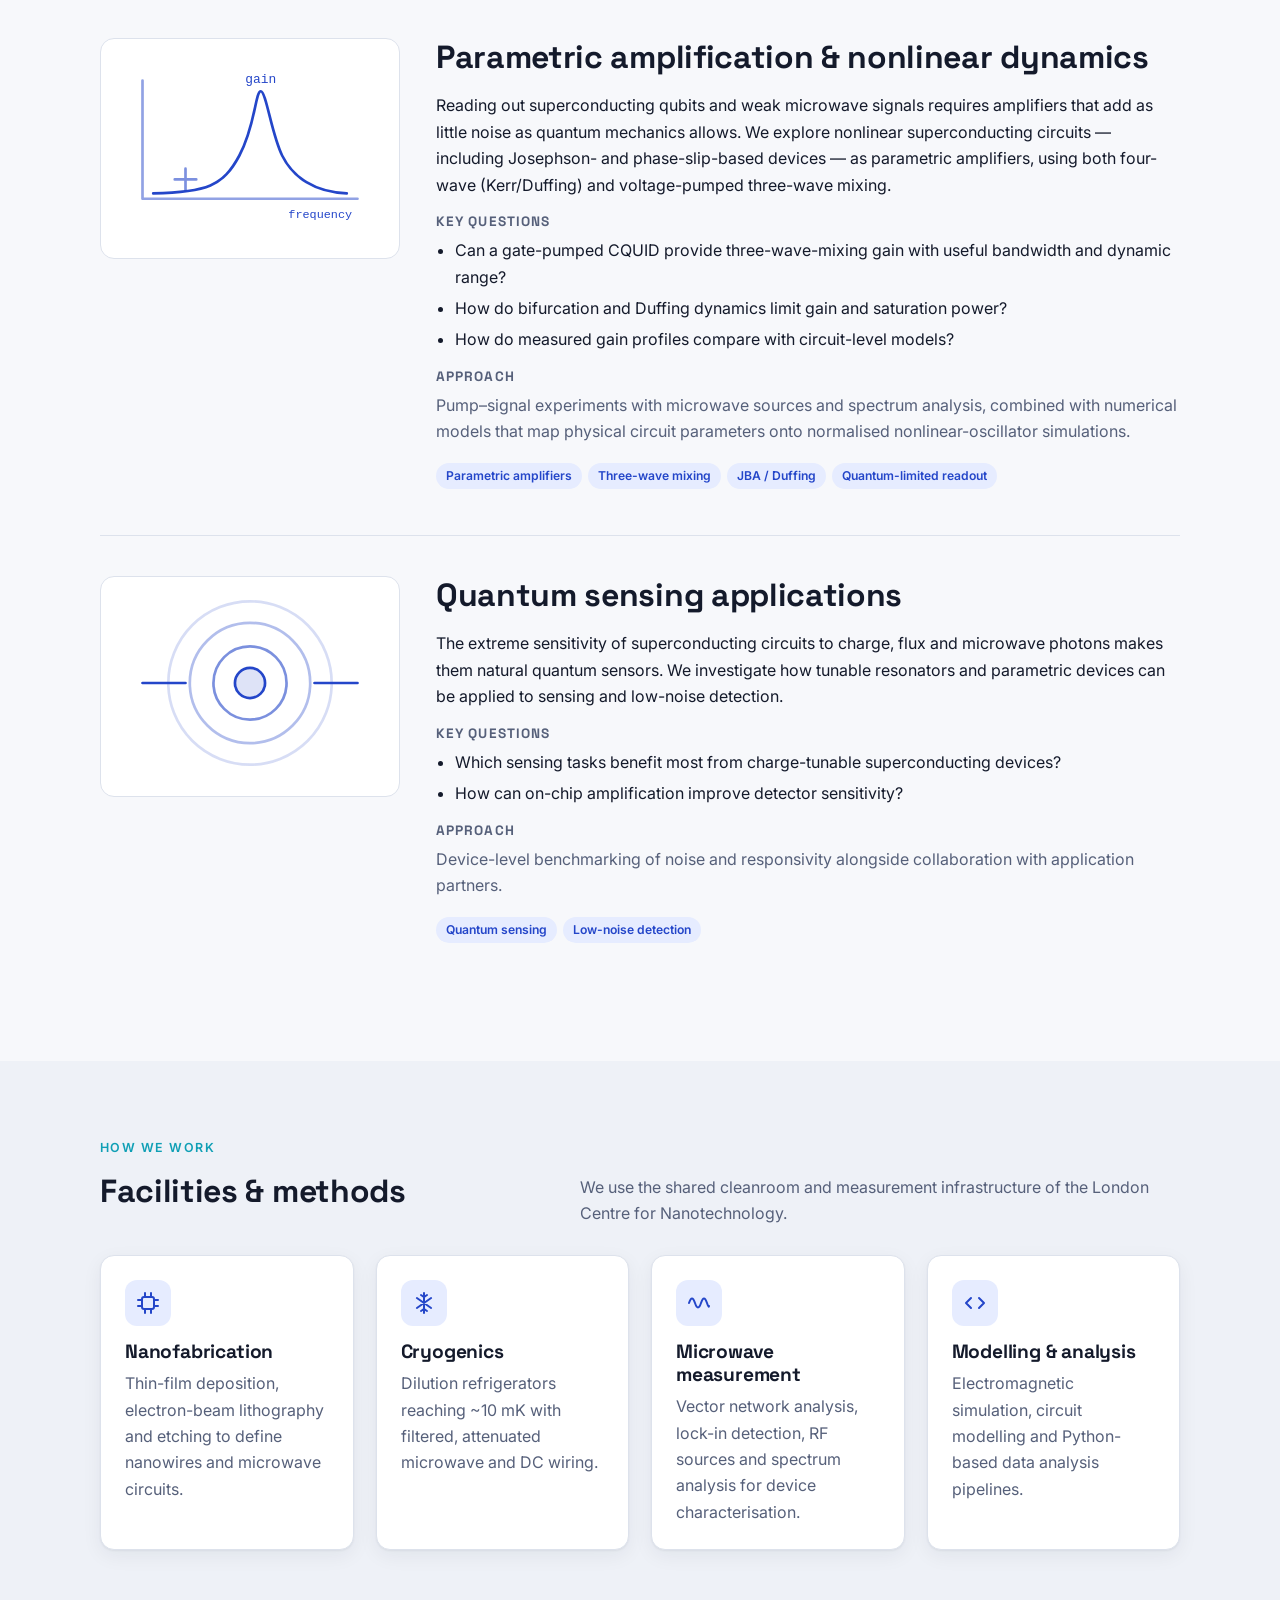
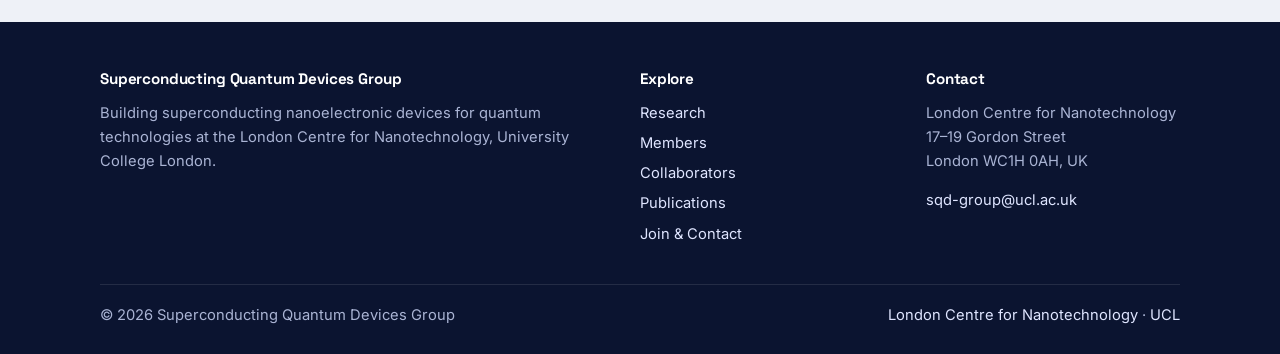
<file: research.html>
<!doctype html>
<html lang="en">
<head>
<meta charset="utf-8">
<meta name="viewport" content="width=device-width, initial-scale=1">
<title>Research · Superconducting Quantum Devices Group</title>
<meta name="description" content="Research themes of the Superconducting Quantum Devices Group: quantum phase slips, CQUID resonators, parametric amplification and quantum sensing.">
<meta property="og:title" content="Research · Superconducting Quantum Devices Group">
<meta property="og:description" content="Research themes of the Superconducting Quantum Devices Group: quantum phase slips, CQUID resonators, parametric amplification and quantum sensing.">
<link rel="icon" href="assets/img/favicon.svg" type="image/svg+xml">
<link rel="preconnect" href="https://fonts.googleapis.com">
<link rel="preconnect" href="https://fonts.gstatic.com" crossorigin>
<link href="https://fonts.googleapis.com/css2?family=Inter:wght@400;500;600;700&family=Space+Grotesk:wght@500;700&display=swap" rel="stylesheet">
<link rel="stylesheet" href="assets/css/style.css">
<script>try{var t=localStorage.getItem("theme");if(t)document.documentElement.setAttribute("data-theme",t)}catch(e){}</script>
</head>
<body>
<a class="skip-link" href="#main">Skip to content</a>
<header class="site-header">
  <nav class="container nav" aria-label="Main">
    <a class="brand" href="index.html"><svg viewBox="0 0 40 40" aria-hidden="true"><rect width="40" height="40" rx="10" fill="#17265c"/>
<path d="M7 20h5v-8h6v16h6V12h6v8h3" fill="none" stroke="#3fd0e3" stroke-width="2.4" stroke-linecap="round" stroke-linejoin="round"/>
<path d="M17 9l2 2m0-2l-2 2M23 29l2 2m0-2l-2 2" stroke="#7b96ff" stroke-width="1.8" stroke-linecap="round"/></svg><span class="brand-text">Superconducting Quantum Devices<small>London Centre for Nanotechnology · UCL</small></span></a>
    <ul class="nav-links" id="nav-links">
<li><a href="index.html">Home</a></li>
<li><a href="research.html" aria-current="page">Research</a></li>
<li><a href="members.html">Members</a></li>
<li><a href="collaborators.html">Collaborators</a></li>
<li><a href="publications.html">Publications</a></li>
<li><a href="join.html">Join & Contact</a></li>
    </ul>
    <div class="nav-actions">
      <button class="icon-btn" id="theme-toggle" type="button" aria-label="Toggle dark mode"><svg viewBox="0 0 24 24" fill="none" stroke="currentColor" stroke-width="2" stroke-linecap="round"><circle cx="12" cy="12" r="4"/><path d="M12 2v2M12 20v2M4.9 4.9l1.4 1.4M17.7 17.7l1.4 1.4M2 12h2M20 12h2M4.9 19.1l1.4-1.4M17.7 6.3l1.4-1.4"/></svg></button>
      <button class="icon-btn menu-toggle" id="menu-toggle" type="button" aria-label="Open menu" aria-expanded="false" aria-controls="nav-links"><svg viewBox="0 0 24 24" fill="none" stroke="currentColor" stroke-width="2" stroke-linecap="round"><path d="M4 7h16M4 12h16M4 17h16"/></svg></button>
    </div>
  </nav>
</header>
<main id="main">
<section class="page-hero"><div class="container">
<span class="eyebrow">Research</span><h1>Our research</h1><p>From the physics of quantum phase slips to practical microwave devices — we build and measure superconducting circuits for quantum technologies.</p></div></section>

<section class="block" style="padding-top:24px">
  <div class="container">
    <div class="placeholder-note" style="margin-top:24px">These descriptions are a starting draft — edit them in <code>research.html</code> to match the group's current projects.</div>
    <article class="theme" id="qps">
  <div class="theme-art"><svg viewBox="0 0 240 160" fill="none" stroke="currentColor" stroke-width="3" stroke-linecap="round" aria-hidden="true">
<rect x="10" y="60" width="70" height="40" rx="6" fill="currentColor" fill-opacity=".12"/>
<rect x="160" y="60" width="70" height="40" rx="6" fill="currentColor" fill-opacity=".12"/>
<path d="M80 80h80" stroke-width="2"/>
<path d="M110 70c5 10 15 10 20 0" stroke-dasharray="3 4"/><path d="M110 90c5-10 15-10 20 0" stroke-dasharray="3 4"/>
<text x="120" y="130" font-size="12" text-anchor="middle" fill="currentColor" stroke="none" font-family="monospace">NbN nanowire ~ 20 nm</text>
<text x="120" y="40" font-size="12" text-anchor="middle" fill="currentColor" stroke="none" font-family="monospace">Δφ = 2π</text></svg></div>
  <div>
    <h2>Quantum phase slip nanowires</h2>
    <p>In ultra-thin, strongly disordered superconducting nanowires, the superconducting phase can slip by 2π through quantum tunnelling. Coherent quantum phase slips (CQPS) are the exact charge–flux dual of Josephson tunnelling, opening a route to new qubits, charge-based interferometers and a potential quantum current standard.</p>
    <h4>Key questions</h4>
    <ul><li>How can we engineer the phase-slip energy reproducibly through film thickness, width and disorder?</li><li>What limits coherence in QPS circuits, and how do we mitigate it?</li><li>Can QPS elements complement Josephson junctions as building blocks for quantum circuits?</li></ul>
    <h4>Approach</h4>
    <p class="muted">Sputtered NbN thin films patterned by electron-beam lithography into nanowires tens of nanometres wide, embedded in microwave circuits and characterised at millikelvin temperatures.</p>
    <div><span class="tag">NbN</span><span class="tag">Disordered superconductors</span><span class="tag">Charge–flux duality</span><span class="tag">Nanofabrication</span></div>
  </div>
</article>
    <article class="theme" id="resonators">
  <div class="theme-art"><svg viewBox="0 0 240 160" fill="none" stroke="currentColor" stroke-width="3" stroke-linejoin="round" aria-hidden="true">
<path d="M10 30h220" stroke-width="5" opacity=".5"/>
<path d="M60 42v18h120v20H60v20h120v20H60v20" />
<path d="M40 140l120 0" stroke-width="0"/>
<path d="M60 140h-20M40 130v20" stroke-width="2"/></svg></div>
  <div>
    <h2>Superconducting resonators & gate-tunable CQUIDs</h2>
    <p>High-kinetic-inductance coplanar waveguide (CPW) resonators are both a probe of our nanowires and devices in their own right. By shunting a λ/4 resonator with two QPS nanowires and coupling a gate electrode, we form a charge quantum interference device (CQUID) whose resonance frequency can be tuned with voltage — the dual of a flux-tuned SQUID.</p>
    <h4>Key questions</h4>
    <ul><li>What are the dominant loss mechanisms (two-level systems, quasiparticles, radiation) in our resonators?</li><li>How large a voltage-tuning range can we achieve while preserving high quality factors?</li><li>How do kinetic inductance nonlinearities shape the resonator response?</li></ul>
    <h4>Approach</h4>
    <p class="muted">Resonator design with electromagnetic simulation, notch-type coupling to a feedline, and transmission (S21) measurements using vector network analysers and lock-in techniques as a function of gate voltage, power and temperature.</p>
    <div><span class="tag">CPW resonators</span><span class="tag">Kinetic inductance</span><span class="tag">CQUID</span><span class="tag">Gate tunability</span></div>
  </div>
</article>
    <article class="theme" id="amplifiers">
  <div class="theme-art"><svg viewBox="0 0 240 160" fill="none" stroke="currentColor" stroke-width="2.5" stroke-linecap="round" aria-hidden="true">
<path d="M20 130H220M20 130V20" opacity=".5"/>
<path d="M30 125C80 124 95 118 110 90s15-60 20-60 10 40 20 60 30 34 60 35"/>
<path d="M50 112h20M60 102v20" opacity=".6"/>
<text x="130" y="22" font-size="12" text-anchor="middle" fill="currentColor" stroke="none" font-family="monospace">gain</text>
<text x="215" y="148" font-size="11" text-anchor="end" fill="currentColor" stroke="none" font-family="monospace">frequency</text></svg></div>
  <div>
    <h2>Parametric amplification & nonlinear dynamics</h2>
    <p>Reading out superconducting qubits and weak microwave signals requires amplifiers that add as little noise as quantum mechanics allows. We explore nonlinear superconducting circuits — including Josephson- and phase-slip-based devices — as parametric amplifiers, using both four-wave (Kerr/Duffing) and voltage-pumped three-wave mixing.</p>
    <h4>Key questions</h4>
    <ul><li>Can a gate-pumped CQUID provide three-wave-mixing gain with useful bandwidth and dynamic range?</li><li>How do bifurcation and Duffing dynamics limit gain and saturation power?</li><li>How do measured gain profiles compare with circuit-level models?</li></ul>
    <h4>Approach</h4>
    <p class="muted">Pump–signal experiments with microwave sources and spectrum analysis, combined with numerical models that map physical circuit parameters onto normalised nonlinear-oscillator simulations.</p>
    <div><span class="tag">Parametric amplifiers</span><span class="tag">Three-wave mixing</span><span class="tag">JBA / Duffing</span><span class="tag">Quantum-limited readout</span></div>
  </div>
</article>
    <article class="theme" id="sensing">
  <div class="theme-art"><svg viewBox="0 0 240 160" fill="none" stroke="currentColor" stroke-width="2.5" stroke-linecap="round" aria-hidden="true">
<circle cx="120" cy="80" r="14" fill="currentColor" fill-opacity=".15"/>
<circle cx="120" cy="80" r="34" opacity=".6"/><circle cx="120" cy="80" r="56" opacity=".35"/><circle cx="120" cy="80" r="76" opacity=".18"/>
<path d="M20 80h40M180 80h40"/></svg></div>
  <div>
    <h2>Quantum sensing applications</h2>
    <p>The extreme sensitivity of superconducting circuits to charge, flux and microwave photons makes them natural quantum sensors. We investigate how tunable resonators and parametric devices can be applied to sensing and low-noise detection.</p>
    <h4>Key questions</h4>
    <ul><li>Which sensing tasks benefit most from charge-tunable superconducting devices?</li><li>How can on-chip amplification improve detector sensitivity?</li></ul>
    <h4>Approach</h4>
    <p class="muted">Device-level benchmarking of noise and responsivity alongside collaboration with application partners.</p>
    <div><span class="tag">Quantum sensing</span><span class="tag">Low-noise detection</span></div>
  </div>
</article>
  </div>
</section>

<section class="block alt">
  <div class="container">
    <div class="section-head"><div><span class="eyebrow">How we work</span><h2>Facilities & methods</h2></div>
      <p>We use the shared cleanroom and measurement infrastructure of the London Centre for Nanotechnology.</p></div>
    <div class="grid grid-4">
      <div class="card"><div class="icon"><svg viewBox="0 0 24 24" fill="none" stroke="currentColor" stroke-width="2" stroke-linecap="round"><rect x="6" y="6" width="12" height="12" rx="2"/><path d="M9 2v4M15 2v4M9 18v4M15 18v4M2 9h4M2 15h4M18 9h4M18 15h4"/></svg></div><h3>Nanofabrication</h3><p class="muted">Thin-film deposition, electron-beam lithography and etching to define nanowires and microwave circuits.</p></div>
      <div class="card"><div class="icon"><svg viewBox="0 0 24 24" fill="none" stroke="currentColor" stroke-width="2" stroke-linecap="round"><path d="M12 2v20M4.9 7l14.2 10M4.9 17L19.1 7M9 4l3 2 3-2M9 20l3-2 3 2"/></svg></div><h3>Cryogenics</h3><p class="muted">Dilution refrigerators reaching ~10 mK with filtered, attenuated microwave and DC wiring.</p></div>
      <div class="card"><div class="icon"><svg viewBox="0 0 24 24" fill="none" stroke="currentColor" stroke-width="2" stroke-linecap="round"><path d="M2 12c2-6 4-6 6 0s4 6 6 0 4-6 6 0 2 3 2 3"/></svg></div><h3>Microwave measurement</h3><p class="muted">Vector network analysis, lock-in detection, RF sources and spectrum analysis for device characterisation.</p></div>
      <div class="card"><div class="icon"><svg viewBox="0 0 24 24" fill="none" stroke="currentColor" stroke-width="2" stroke-linecap="round" stroke-linejoin="round"><path d="M8 7l-5 5 5 5M16 7l5 5-5 5"/></svg></div><h3>Modelling & analysis</h3><p class="muted">Electromagnetic simulation, circuit modelling and Python-based data analysis pipelines.</p></div>
    </div>
  </div>
</section>

</main>
<footer class="site-footer">
  <div class="container">
    <div class="footer-grid">
      <div>
        <h4>Superconducting Quantum Devices Group</h4>
        <p>Building superconducting nanoelectronic devices for quantum technologies at the London Centre for Nanotechnology, University College London.</p>
      </div>
      <div>
        <h4>Explore</h4>
        <ul><li><a href="research.html">Research</a></li><li><a href="members.html">Members</a></li><li><a href="collaborators.html">Collaborators</a></li><li><a href="publications.html">Publications</a></li><li><a href="join.html">Join & Contact</a></li></ul>
      </div>
      <div>
        <h4>Contact</h4>
        <p data-site-address></p>
        <p><a data-site-email href="#"></a></p>
      </div>
    </div>
    <div class="footer-bottom">
      <span>© <span data-year></span> Superconducting Quantum Devices Group</span>
      <span><a href="https://www.london-nano.com/" target="_blank" rel="noopener">London Centre for Nanotechnology</a> · <a href="https://www.ucl.ac.uk/" target="_blank" rel="noopener">UCL</a></span>
    </div>
  </div>
</footer>
<script src="assets/js/data.js"></script>
<script src="assets/js/main.js"></script>
</body>
</html>
</file>
<file: assets/css/style.css>
/* ==========================================================
   Superconducting Quantum Devices Group — site styles
   Colours are defined as tokens below; change them in one place.
   ========================================================== */
:root {
  --bg: #f7f8fb;
  --surface: #ffffff;
  --surface-2: #eef1f7;
  --text: #141a2b;
  --muted: #56607a;
  --border: #dde2ec;
  --accent: #2446c9;        /* primary brand blue */
  --accent-2: #0f9fb5;      /* teal highlight */
  --accent-soft: #e6ecff;
  --hero-1: #0b1430;
  --hero-2: #17265c;
  --hero-text: #eef2ff;
  --radius: 14px;
  --shadow: 0 1px 2px rgba(20, 26, 43, .05), 0 6px 20px rgba(20, 26, 43, .06);
  --maxw: 1120px;
  --font: "Inter", system-ui, -apple-system, "Segoe UI", Roboto, sans-serif;
  --font-head: "Space Grotesk", var(--font);
  color-scheme: light;
}
@media (prefers-color-scheme: dark) {
  :root:not([data-theme="light"]) {
    --bg: #0b0f1a; --surface: #131a2a; --surface-2: #1a2337; --text: #e8ecf6;
    --muted: #9aa5c0; --border: #26314a; --accent: #7b96ff; --accent-2: #3fd0e3;
    --accent-soft: #1c2747; --hero-1: #060a15; --hero-2: #111c40; color-scheme: dark;
  }
}
:root[data-theme="dark"] {
  --bg: #0b0f1a; --surface: #131a2a; --surface-2: #1a2337; --text: #e8ecf6;
  --muted: #9aa5c0; --border: #26314a; --accent: #7b96ff; --accent-2: #3fd0e3;
  --accent-soft: #1c2747; --hero-1: #060a15; --hero-2: #111c40; color-scheme: dark;
}

*, *::before, *::after { box-sizing: border-box; }
html { scroll-behavior: smooth; }
body {
  margin: 0; font-family: var(--font); font-size: 16px; line-height: 1.65;
  color: var(--text); background: var(--bg); -webkit-font-smoothing: antialiased;
}
img { max-width: 100%; display: block; }
a { color: var(--accent); text-decoration: none; }
a:hover { text-decoration: underline; }
h1, h2, h3, h4 { font-family: var(--font-head); line-height: 1.2; margin: 0 0 .5em; letter-spacing: -.01em; }
h1 { font-size: clamp(2rem, 4.5vw, 3.2rem); }
h2 { font-size: clamp(1.5rem, 3vw, 2rem); }
h3 { font-size: 1.2rem; }
p { margin: 0 0 1em; }
.container { width: 100%; max-width: var(--maxw); margin: 0 auto; padding: 0 20px; }
.muted { color: var(--muted); }
.skip-link { position: absolute; left: -999px; top: 0; background: var(--accent); color: #fff; padding: 8px 12px; z-index: 100; }
.skip-link:focus { left: 8px; }

/* ---------- Header / nav ---------- */
.site-header {
  position: sticky; top: 0; z-index: 50;
  background: color-mix(in srgb, var(--surface) 88%, transparent);
  backdrop-filter: blur(10px); border-bottom: 1px solid var(--border);
}
.nav { display: flex; align-items: center; justify-content: space-between; height: 64px; gap: 16px; }
.brand { display: flex; align-items: center; gap: 10px; color: var(--text); font-family: var(--font-head); font-weight: 700; }
.brand:hover { text-decoration: none; }
.brand svg { width: 34px; height: 34px; flex: none; }
.brand small { display: block; font-family: var(--font); font-weight: 500; font-size: .72rem; color: var(--muted); letter-spacing: .02em; }
.brand-text { line-height: 1.15; }
.nav-links { display: flex; align-items: center; gap: 4px; list-style: none; margin: 0; padding: 0; }
.nav-links a {
  display: block; padding: 8px 12px; border-radius: 8px; color: var(--muted); font-weight: 500; font-size: .95rem;
}
.nav-links a:hover { color: var(--text); background: var(--surface-2); text-decoration: none; }
.nav-links a[aria-current="page"] { color: var(--accent); background: var(--accent-soft); }
.nav-actions { display: flex; align-items: center; gap: 6px; }
.icon-btn {
  width: 38px; height: 38px; border-radius: 10px; border: 1px solid var(--border);
  background: var(--surface); color: var(--text); display: grid; place-items: center; cursor: pointer;
}
.icon-btn:hover { background: var(--surface-2); }
.icon-btn svg { width: 18px; height: 18px; }
.menu-toggle { display: none; }
@media (max-width: 900px) {
  .menu-toggle { display: grid; }
  .nav-links {
    position: absolute; top: 64px; left: 0; right: 0; flex-direction: column; align-items: stretch;
    background: var(--surface); border-bottom: 1px solid var(--border); padding: 8px 16px 16px; display: none;
  }
  .nav-links.open { display: flex; }
  .nav-links a { padding: 12px; }
}

/* ---------- Hero ---------- */
.hero {
  position: relative; overflow: hidden; color: var(--hero-text);
  background: radial-gradient(1200px 500px at 85% -10%, #2a3f9a 0%, transparent 60%),
              linear-gradient(160deg, var(--hero-1), var(--hero-2));
}
.hero .container { position: relative; z-index: 1; padding-top: 88px; padding-bottom: 88px; }
.hero-grid { display: grid; grid-template-columns: 1.15fr .85fr; gap: 40px; align-items: center; }
.eyebrow { display: inline-block; font-size: .78rem; font-weight: 600; letter-spacing: .12em; text-transform: uppercase; color: var(--accent-2); margin-bottom: 14px; }
.hero h1 { color: #fff; }
.hero p.lead { font-size: 1.15rem; color: #c6cff0; max-width: 58ch; }
.hero-art svg { width: 100%; height: auto; }
.btn-row { display: flex; flex-wrap: wrap; gap: 12px; margin-top: 24px; }
.btn {
  display: inline-flex; align-items: center; gap: 8px; padding: 11px 20px; border-radius: 10px; font-weight: 600;
  border: 1px solid transparent; font-size: .95rem;
}
.btn:hover { text-decoration: none; filter: brightness(1.08); }
.btn-primary { background: var(--accent-2); color: #04121a; }
.btn-ghost { border-color: rgba(255,255,255,.3); color: #fff; }
.btn-outline { border-color: var(--border); color: var(--text); background: var(--surface); }
@media (max-width: 860px) { .hero-grid { grid-template-columns: 1fr; } .hero-art { max-width: 420px; } }

.page-hero { background: linear-gradient(160deg, var(--hero-1), var(--hero-2)); color: var(--hero-text); }
.page-hero .container { padding-top: 56px; padding-bottom: 48px; }
.page-hero h1 { color: #fff; margin-bottom: .3em; }
.page-hero p { color: #c6cff0; max-width: 65ch; margin: 0; font-size: 1.08rem; }

/* ---------- Sections ---------- */
section.block { padding: 72px 0; }
section.block.alt { background: var(--surface-2); }
.section-head { display: flex; justify-content: space-between; align-items: end; gap: 16px; margin-bottom: 28px; flex-wrap: wrap; }
.section-head p { margin: 0; color: var(--muted); max-width: 60ch; }

.grid { display: grid; gap: 22px; }
.grid-2 { grid-template-columns: repeat(2, 1fr); }
.grid-3 { grid-template-columns: repeat(3, 1fr); }
.grid-4 { grid-template-columns: repeat(4, 1fr); }
@media (max-width: 960px) { .grid-3, .grid-4 { grid-template-columns: repeat(2, 1fr); } }
@media (max-width: 640px) { .grid-2, .grid-3, .grid-4 { grid-template-columns: 1fr; } }

.card {
  background: var(--surface); border: 1px solid var(--border); border-radius: var(--radius);
  padding: 24px; box-shadow: var(--shadow);
}
.card h3 { margin-bottom: .4em; }
.card p:last-child { margin-bottom: 0; }
.card .icon {
  width: 46px; height: 46px; border-radius: 12px; display: grid; place-items: center;
  background: var(--accent-soft); color: var(--accent); margin-bottom: 14px;
}
.card .icon svg { width: 24px; height: 24px; }
a.card { color: inherit; transition: transform .15s ease, border-color .15s ease; }
a.card:hover { text-decoration: none; transform: translateY(-2px); border-color: var(--accent); }

.stats { display: grid; grid-template-columns: repeat(4, 1fr); gap: 16px; }
.stat { text-align: center; padding: 22px 12px; }
.stat b { display: block; font-family: var(--font-head); font-size: 2rem; color: var(--accent); }
.stat span { color: var(--muted); font-size: .9rem; }
@media (max-width: 640px) { .stats { grid-template-columns: repeat(2, 1fr); } }

.tag {
  display: inline-block; font-size: .76rem; font-weight: 600; padding: 3px 10px; border-radius: 999px;
  background: var(--accent-soft); color: var(--accent); margin: 0 6px 6px 0;
}

/* ---------- Research themes ---------- */
.theme { display: grid; grid-template-columns: 300px 1fr; gap: 36px; align-items: start; padding: 40px 0; border-bottom: 1px solid var(--border); }
.theme:last-child { border-bottom: 0; }
.theme-art { background: var(--surface); border: 1px solid var(--border); border-radius: var(--radius); padding: 20px; color: var(--accent); }
.theme-art svg { width: 100%; height: auto; }
.theme ul { padding-left: 1.2em; margin: 0 0 1em; }
.theme li { margin-bottom: .3em; }
.theme h4 { font-size: .85rem; text-transform: uppercase; letter-spacing: .08em; color: var(--muted); margin-top: 1.2em; }
@media (max-width: 800px) { .theme { grid-template-columns: 1fr; } .theme-art { max-width: 360px; } }

/* ---------- Members ---------- */
.member { display: flex; flex-direction: column; align-items: center; text-align: center; }
.avatar {
  width: 112px; height: 112px; border-radius: 50%; object-fit: cover; margin-bottom: 14px;
  display: grid; place-items: center; font-family: var(--font-head); font-size: 2rem; font-weight: 700; color: #fff;
  background: linear-gradient(135deg, var(--accent), var(--accent-2)); border: 3px solid var(--surface);
  box-shadow: 0 0 0 1px var(--border);
}
.member h3 { margin-bottom: 2px; font-size: 1.1rem; }
.member .role { color: var(--accent); font-weight: 600; font-size: .9rem; margin-bottom: 8px; }
.member p { font-size: .92rem; color: var(--muted); }
.links { display: flex; gap: 8px; justify-content: center; flex-wrap: wrap; margin-top: auto; padding-top: 8px; }
.links a {
  font-size: .8rem; font-weight: 600; padding: 4px 10px; border-radius: 8px; border: 1px solid var(--border); color: var(--text);
}
.links a:hover { border-color: var(--accent); color: var(--accent); text-decoration: none; }
.pi-card { display: grid; grid-template-columns: 180px 1fr; gap: 28px; align-items: center; text-align: left; }
.pi-card .avatar { width: 160px; height: 160px; font-size: 3rem; margin: 0; }
.pi-card .links { justify-content: flex-start; }
@media (max-width: 640px) { .pi-card { grid-template-columns: 1fr; text-align: center; justify-items: center; } .pi-card .links { justify-content: center; } }
.group-title { margin: 48px 0 20px; display: flex; align-items: center; gap: 12px; }
.group-title::after { content: ""; flex: 1; height: 1px; background: var(--border); }
.alumni-list { list-style: none; padding: 0; margin: 0; display: grid; grid-template-columns: repeat(2, 1fr); gap: 10px 24px; }
.alumni-list li { padding: 10px 0; border-bottom: 1px dashed var(--border); }
@media (max-width: 640px) { .alumni-list { grid-template-columns: 1fr; } }

/* ---------- Collaborators ---------- */
.filter-bar { display: flex; flex-wrap: wrap; gap: 8px; margin-bottom: 24px; }
.chip {
  border: 1px solid var(--border); background: var(--surface); color: var(--text); border-radius: 999px;
  padding: 7px 14px; font: inherit; font-size: .88rem; font-weight: 500; cursor: pointer;
}
.chip[aria-pressed="true"] { background: var(--accent); border-color: var(--accent); color: #fff; }
.collab { display: flex; flex-direction: column; }
.collab .inst { font-weight: 600; }
.collab .loc { font-size: .85rem; color: var(--muted); margin-bottom: 10px; }
.collab p { font-size: .93rem; color: var(--muted); }
.collab .logo {
  height: 52px; display: flex; align-items: center; margin-bottom: 14px;
}
.collab .logo img { max-height: 52px; width: auto; }
.collab .logo .mono {
  width: 52px; height: 52px; border-radius: 12px; display: grid; place-items: center;
  background: var(--surface-2); color: var(--accent); font-family: var(--font-head); font-weight: 700;
}

/* ---------- Publications ---------- */
.pub-tools { display: flex; gap: 12px; flex-wrap: wrap; margin-bottom: 20px; }
.pub-tools input, .pub-tools select {
  font: inherit; padding: 10px 14px; border-radius: 10px; border: 1px solid var(--border);
  background: var(--surface); color: var(--text); min-width: 0;
}
.pub-tools input { flex: 1 1 260px; }
.pub-year { font-family: var(--font-head); font-size: 1.4rem; margin: 32px 0 12px; color: var(--accent); }
.pub { padding: 16px 0; border-bottom: 1px solid var(--border); }
.pub .title { font-weight: 600; }
.pub .authors { color: var(--muted); font-size: .93rem; }
.pub .authors strong { color: var(--text); }
.pub .venue { font-style: italic; font-size: .93rem; }
.pub .links { justify-content: flex-start; padding-top: 6px; }

/* ---------- News ---------- */
.news-item { display: grid; grid-template-columns: 110px 1fr; gap: 16px; padding: 14px 0; border-bottom: 1px solid var(--border); }
.news-item time { color: var(--muted); font-size: .9rem; font-variant-numeric: tabular-nums; }
@media (max-width: 520px) { .news-item { grid-template-columns: 1fr; gap: 2px; } }

/* ---------- Contact ---------- */
.contact-list { list-style: none; padding: 0; margin: 0; }
.contact-list li { display: flex; gap: 12px; margin-bottom: 14px; }
.contact-list svg { width: 20px; height: 20px; flex: none; color: var(--accent); margin-top: 3px; }
.map-frame { width: 100%; height: 100%; min-height: 300px; border: 0; border-radius: var(--radius); }

/* ---------- Footer ---------- */
.site-footer { background: var(--hero-1); color: #aab4d4; padding: 48px 0 28px; font-size: .92rem; }
.site-footer a { color: #dfe5ff; }
.footer-grid { display: grid; grid-template-columns: 2fr 1fr 1fr; gap: 32px; }
.footer-grid h4 { color: #fff; font-size: .95rem; margin-bottom: .8em; }
.footer-grid ul { list-style: none; padding: 0; margin: 0; }
.footer-grid li { margin-bottom: 6px; }
.footer-bottom { border-top: 1px solid rgba(255,255,255,.1); margin-top: 32px; padding-top: 18px; display: flex; justify-content: space-between; flex-wrap: wrap; gap: 8px; }
@media (max-width: 720px) { .footer-grid { grid-template-columns: 1fr; } }

.placeholder-note {
  border: 1px dashed var(--accent-2); background: color-mix(in srgb, var(--accent-2) 8%, transparent);
  border-radius: 10px; padding: 10px 14px; font-size: .88rem; color: var(--muted); margin-bottom: 20px;
}
</file>
